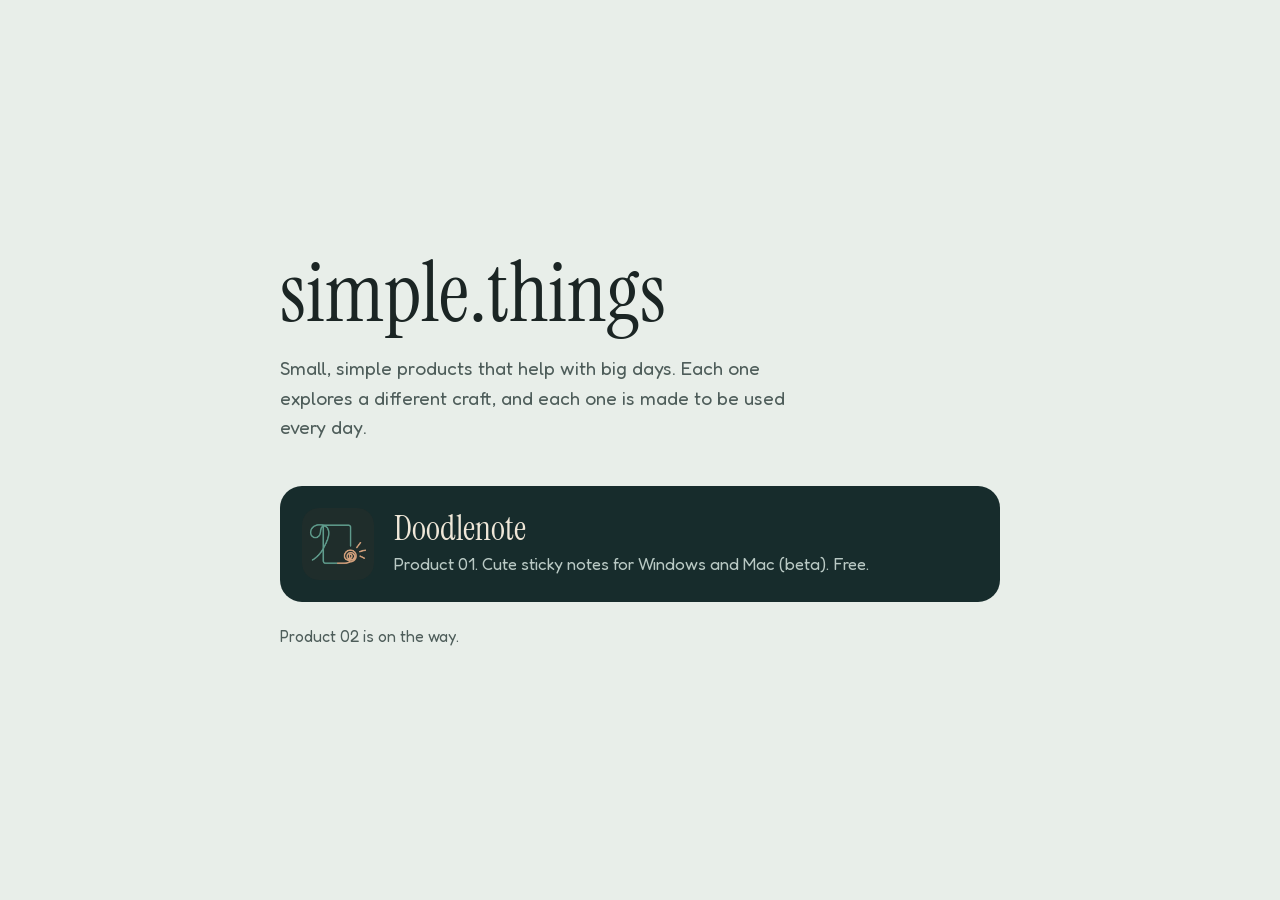
<file: index.html>
<!doctype html>
<html lang="en">
<head>
<meta charset="utf-8">
<meta name="viewport" content="width=device-width, initial-scale=1">
<title>simple.things: small products for everyday life</title>
<meta name="description" content="simple.things is a series of small, simple products that help with big days. Product 01: Doodlenote, free sticky notes for Windows and Mac.">
<link rel="canonical" href="https://praharsha-ux.github.io/">
<link rel="icon" type="image/png" href="doodlenote/img/favicon-32.png">
<style>
@font-face{font-family:"Instrument Serif";src:url(doodlenote/fonts/InstrumentSerif-Regular.woff) format("woff");font-display:swap}
@font-face{font-family:"Fredoka";src:url(doodlenote/fonts/Fredoka.woff) format("woff");font-weight:300 700;font-display:swap}
*{box-sizing:border-box;margin:0}
body{min-height:100svh;background:#e8eee9;color:#1b2524;font-family:"Fredoka","Segoe UI",sans-serif;font-size:19px;line-height:1.55;display:grid;place-items:center;padding:40px 20px}
main{width:min(720px,100%)}
h1{font-family:"Instrument Serif",Georgia,serif;font-weight:400;font-size:clamp(48px,8vw,84px);line-height:1}
p{margin-top:18px;color:#4e5d5a;max-width:46ch}
a.card{margin-top:44px;display:grid;grid-template-columns:72px 1fr;gap:20px;align-items:center;padding:22px;border-radius:22px;background:#172c2c;color:#efe7d8;text-decoration:none}
a.card img{width:72px;height:72px;border-radius:16px}
a.card b{font-family:"Instrument Serif",Georgia,serif;font-weight:400;font-size:34px;display:block;line-height:1.1}
a.card span{color:#b9c9c4;font-size:17px}
a.card:hover{outline:3px solid #d4ad7c}
:focus-visible{outline:3px solid #d4ad7c;outline-offset:3px}
.next{margin-top:22px;font-size:16px}
</style>
</head>
<body>
<main>
  <h1>simple.things</h1>
  <p>Small, simple products that help with big days. Each one explores a different craft, and each one is made to be used every day.</p>
  <a class="card" href="doodlenote/"><img src="doodlenote/img/app-icon.png" alt=""><div><b>Doodlenote</b><span>Product 01. Cute sticky notes for Windows and Mac (beta). Free.</span></div></a>
  <p class="next">Product 02 is on the way.</p>
</main>
</body>
</html>
</file>
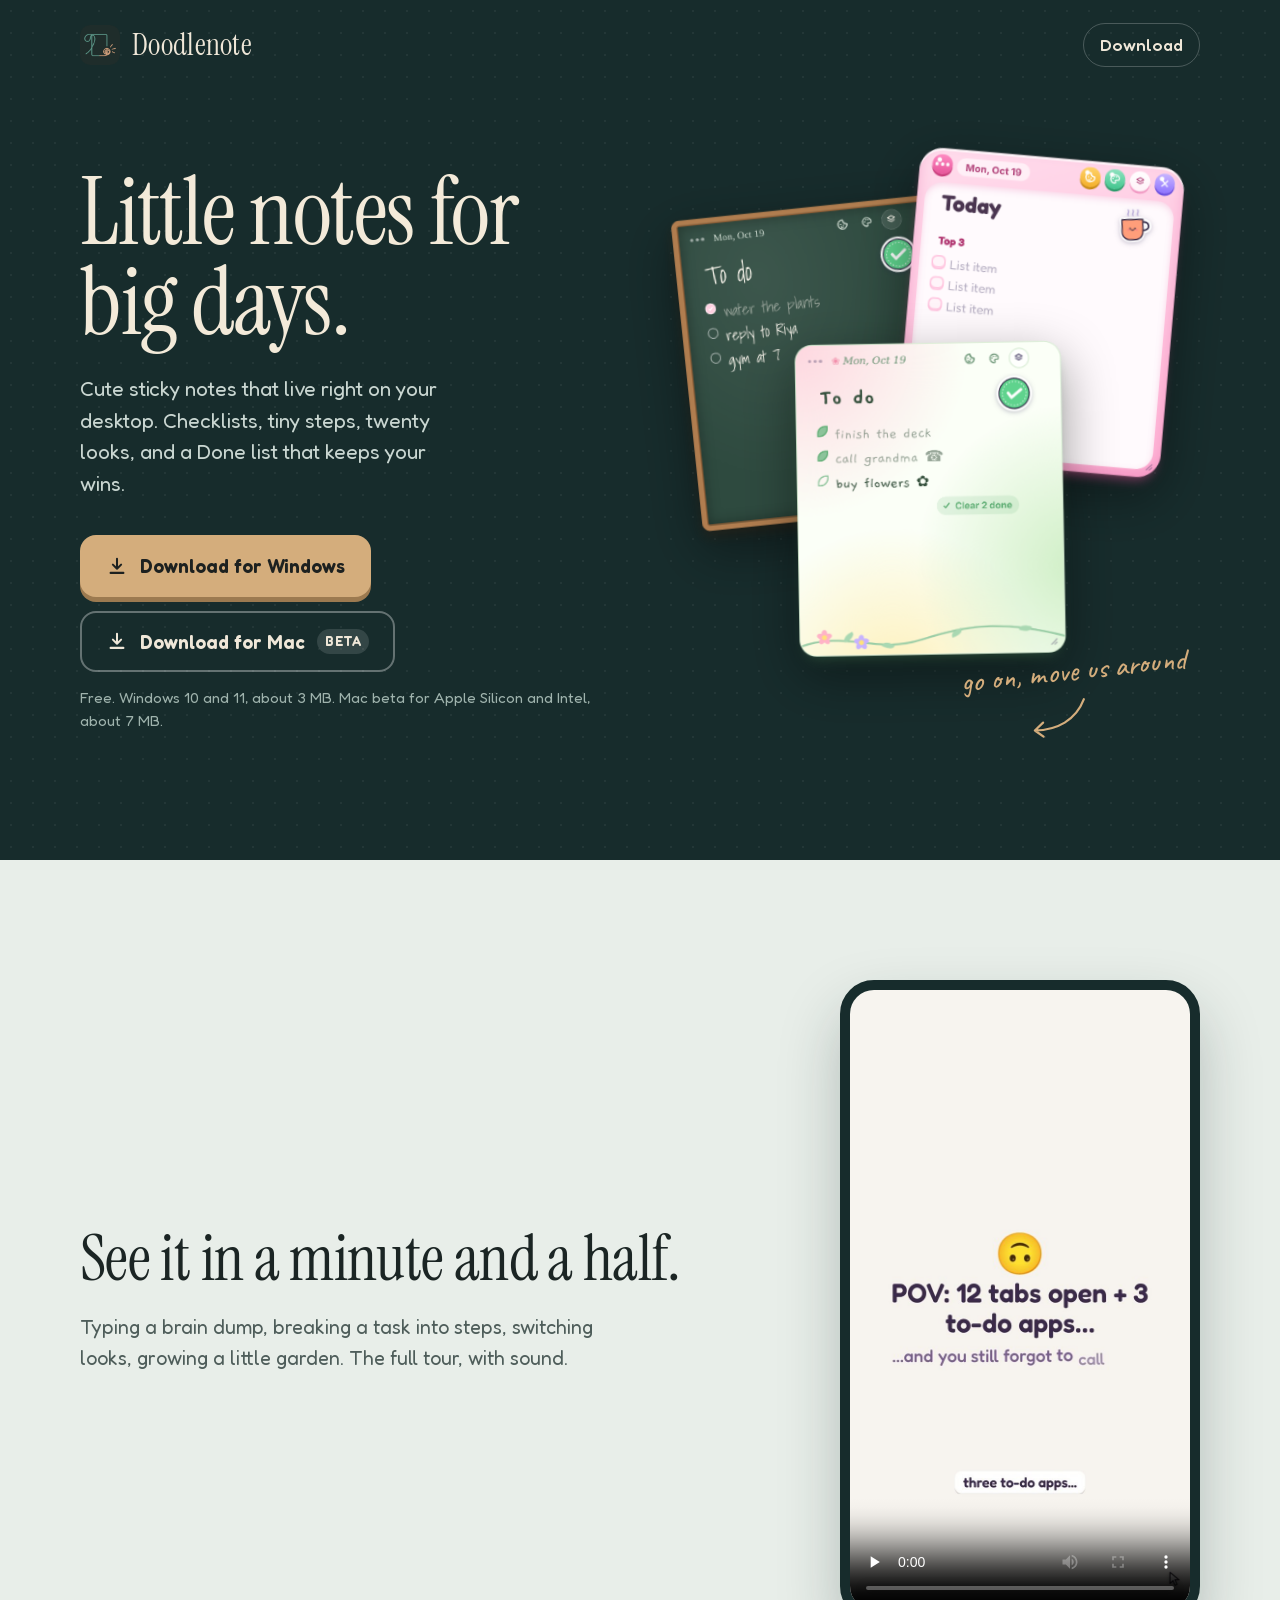
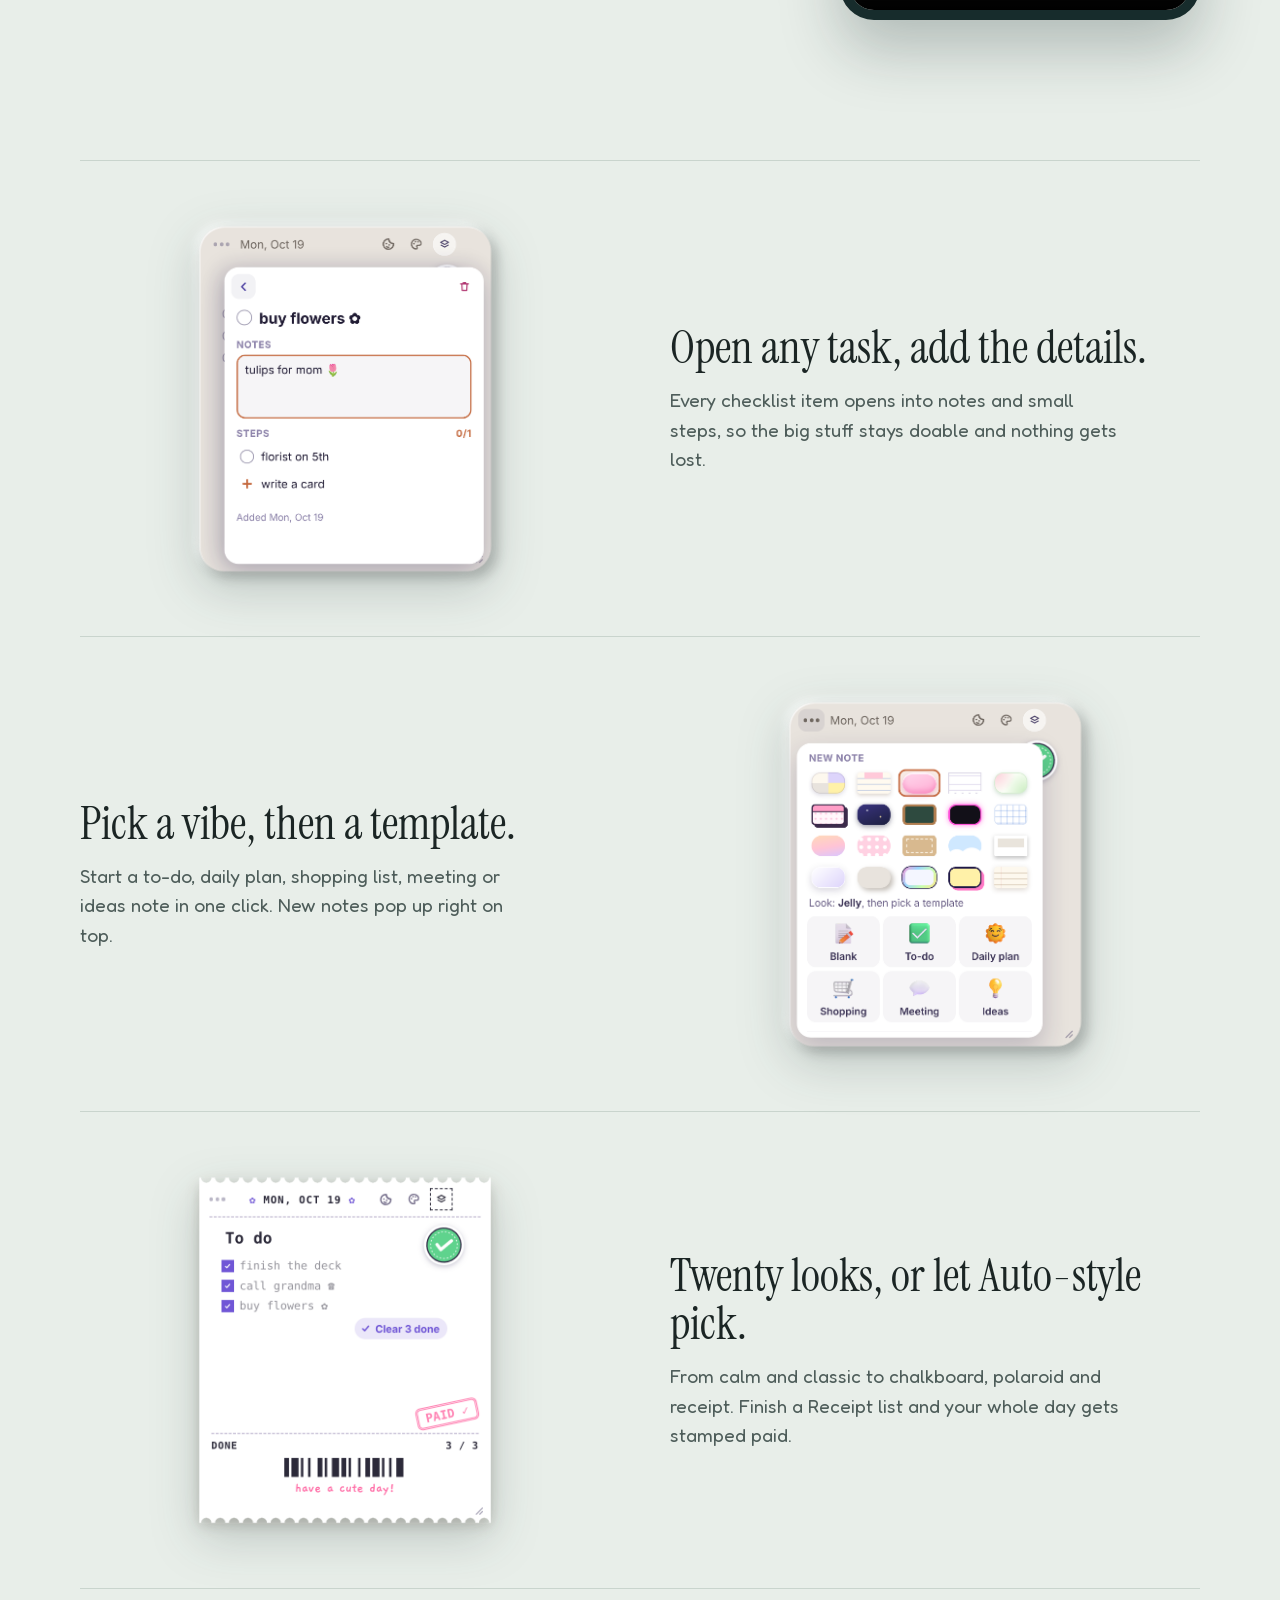
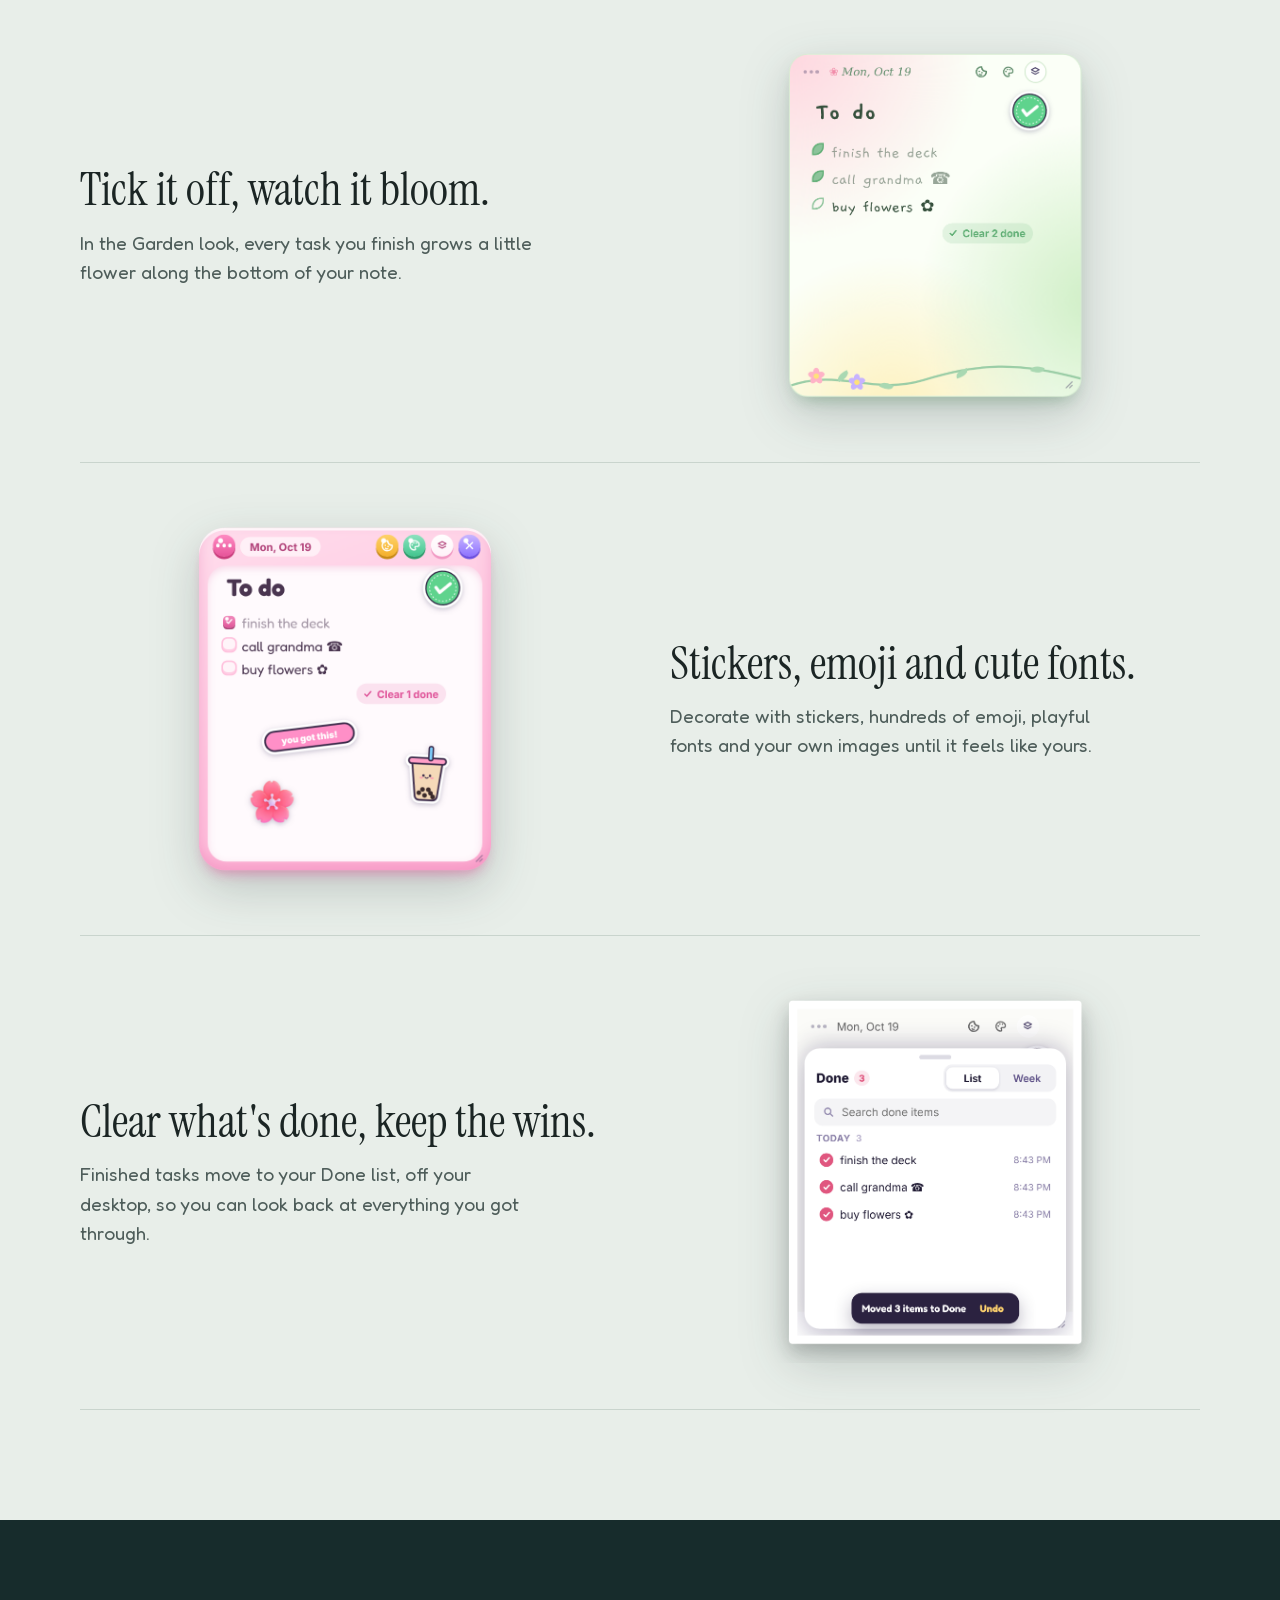
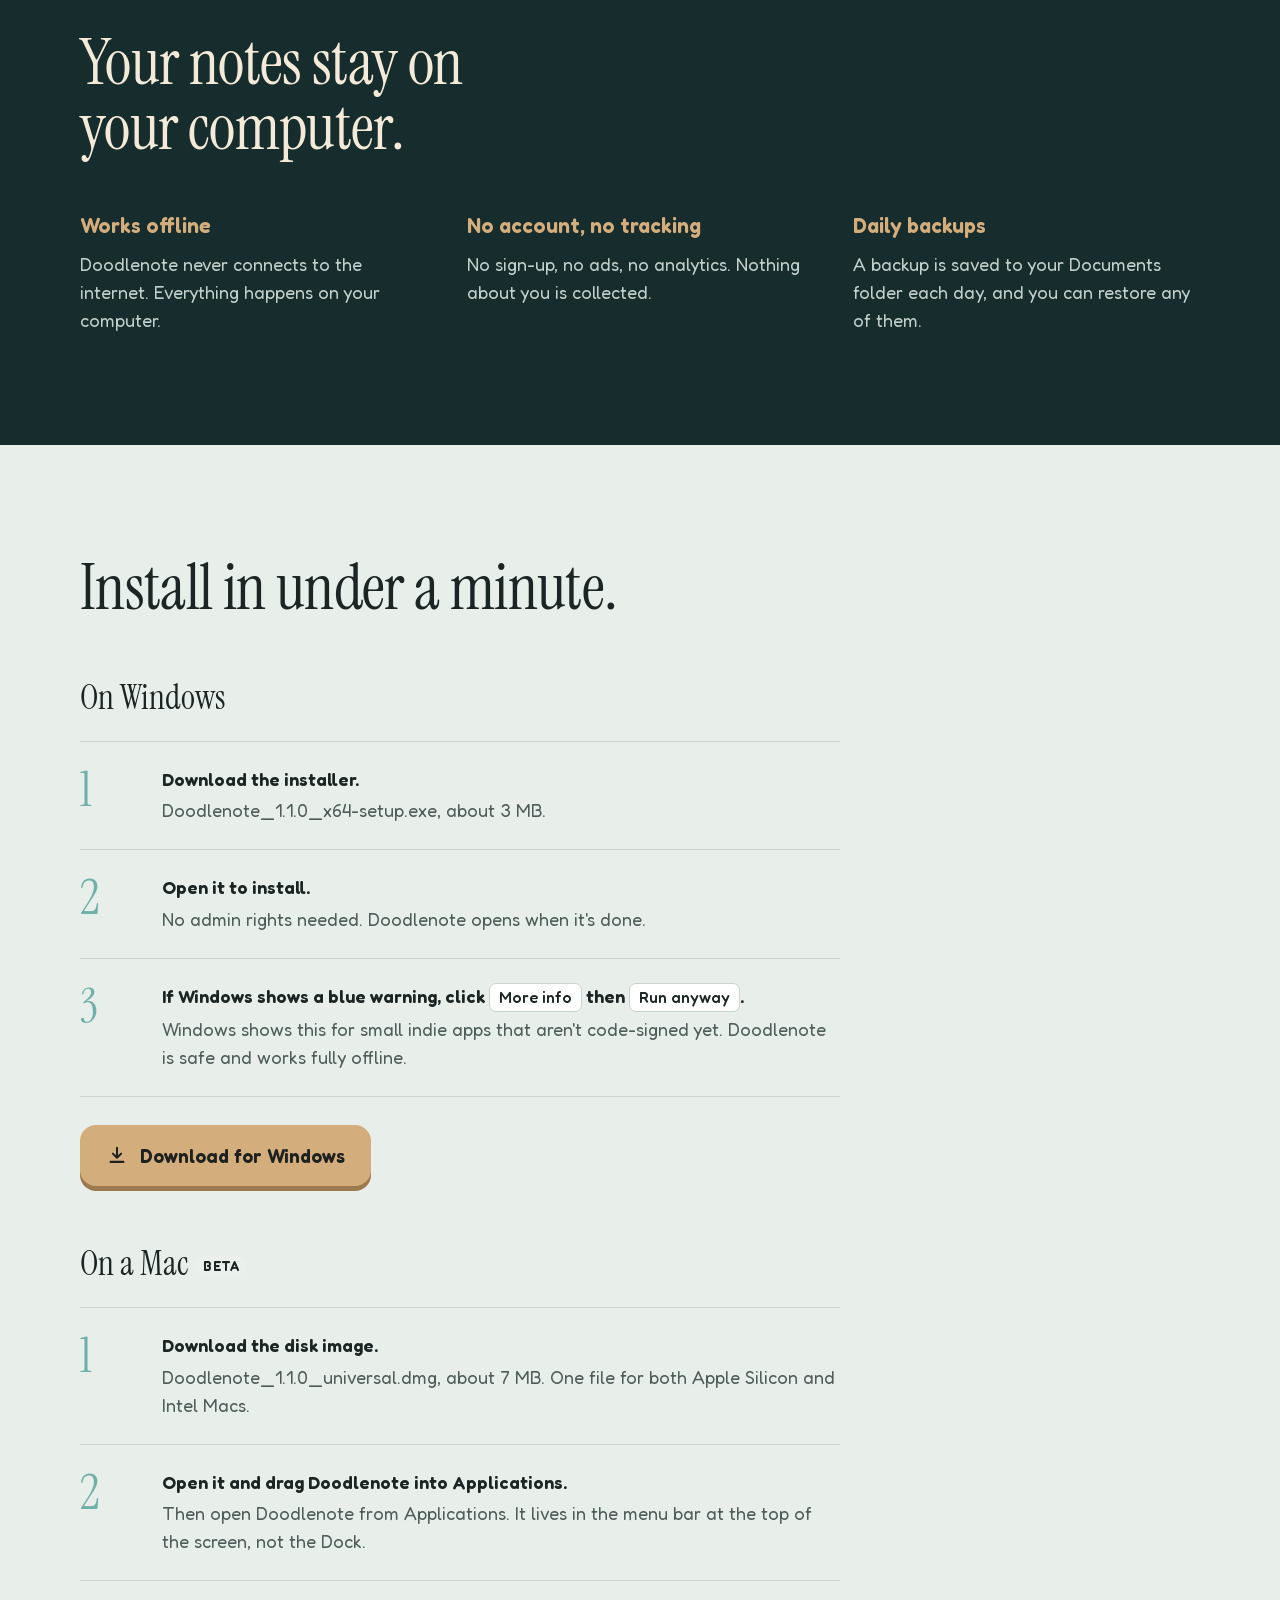
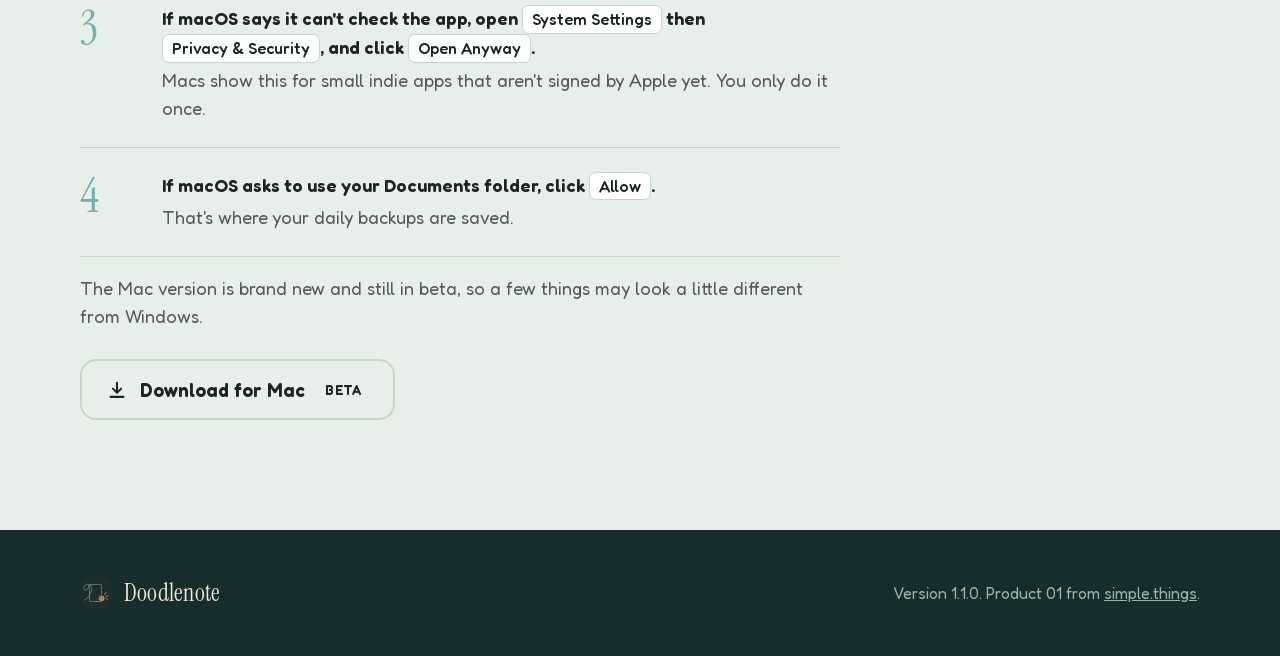
<file: doodlenote/index.html>
<!doctype html>
<html lang="en">
<head>
<meta charset="utf-8">
<meta name="viewport" content="width=device-width, initial-scale=1">
<title>Doodlenote: cute sticky notes app for Windows and Mac (free)</title>
<meta name="description" content="Doodlenote is a free sticky notes app for Windows 10 and 11, with a Mac beta. Checklists with notes and steps, 20 looks, stickers and emoji. Works offline, no account, no tracking.">
<link rel="canonical" href="https://praharsha-ux.github.io/doodlenote/">
<link rel="icon" type="image/png" sizes="32x32" href="img/favicon-32.png">
<link rel="apple-touch-icon" href="img/favicon-128.png">
<meta name="theme-color" content="#172c2c">
<meta property="og:type" content="website">
<meta property="og:title" content="Doodlenote: little notes for big days">
<meta property="og:description" content="Free, cute sticky notes for your desktop, on Windows and Mac (beta). Works offline, no account, no tracking.">
<meta property="og:url" content="https://praharsha-ux.github.io/doodlenote/">
<meta property="og:image" content="https://praharsha-ux.github.io/doodlenote/img/og.jpg">
<meta name="twitter:card" content="summary_large_image">
<script type="application/ld+json">
{"@context":"https://schema.org","@type":"SoftwareApplication","name":"Doodlenote","applicationCategory":"ProductivityApplication","operatingSystem":"Windows 10, Windows 11, macOS","softwareVersion":"1.1.0","fileSize":"3MB","downloadUrl":"https://praharsha-ux.github.io/doodlenote/download/Doodlenote_1.1.0_x64-setup.exe","image":"https://praharsha-ux.github.io/doodlenote/img/og.jpg","description":"Cute sticky notes that live on your desktop, on Windows and Mac: checklists with notes and steps, 20 looks, Auto-style, stickers, emoji and a Done list. Works offline.","offers":{"@type":"Offer","price":"0","priceCurrency":"USD"}}
</script>
<style>
@font-face{font-family:"Instrument Serif";src:url(fonts/InstrumentSerif-Regular.woff) format("woff");font-display:swap}
@font-face{font-family:"Instrument Serif";font-style:italic;src:url(fonts/InstrumentSerif-Italic.woff) format("woff");font-display:swap}
@font-face{font-family:"Fredoka";src:url(fonts/Fredoka.woff) format("woff");font-weight:300 700;font-display:swap}
@font-face{font-family:"Caveat";src:url(fonts/Caveat.woff) format("woff");font-display:swap}
:root{
  --desk:#172c2c; --moss:#21403e; --gold:#d4ad7c; --teal:#6fb0a8;
  --mist:#e8eee9; --ink:#1b2524; --soft:#4e5d5a; --line:#c9d4cd;
  --serif:"Instrument Serif",Georgia,serif; --round:"Fredoka","Segoe UI",system-ui,sans-serif;
}
*{box-sizing:border-box;margin:0;padding:0}
html{scroll-behavior:smooth}
body{background:var(--mist);color:var(--ink);font-family:var(--round);font-size:18px;line-height:1.55;font-weight:400;-webkit-font-smoothing:antialiased}
img,video{display:block;max-width:100%}
a{color:inherit}
:focus-visible{outline:3px solid var(--gold);outline-offset:3px;border-radius:6px}
.wrap{width:min(1120px,100% - 40px);margin-inline:auto}

/* top bar */
.bar{position:absolute;inset:0 0 auto;z-index:5}
.bar .wrap{display:flex;align-items:center;justify-content:space-between;padding:22px 0}
.brand{display:flex;align-items:center;gap:12px;text-decoration:none;color:#efe7d8;font-family:var(--serif);font-size:30px;letter-spacing:.01em}
.brand img{width:40px;height:40px;border-radius:10px}
.bar .get{color:#efe7d8;font-weight:500;text-decoration:none;font-size:17px;padding:8px 16px;border:1.5px solid #ffffff38;border-radius:999px}
.bar .get:hover{border-color:var(--gold);color:var(--gold)}

/* hero: the desk */
.desk{position:relative;background:var(--desk);color:#efe7d8;min-height:min(860px,100svh);overflow:hidden;
  background-image:radial-gradient(#ffffff0d 1px,transparent 1px);background-size:22px 22px}
.desk .wrap{position:relative;min-height:inherit;display:grid;grid-template-columns:minmax(0,1fr) minmax(0,1.05fr);align-items:center;gap:40px;padding:120px 0 80px}
.pitch h1{font-family:var(--serif);font-weight:400;font-size:clamp(56px,7.4vw,104px);line-height:.95;letter-spacing:-.015em;color:#f3ead9}
.pitch p{margin-top:26px;font-size:21px;line-height:1.5;color:#c9d6d1;max-width:30ch}
.cta{margin-top:36px;display:flex;flex-wrap:wrap;align-items:center;gap:14px 20px}
.btn{display:inline-flex;align-items:center;gap:12px;background:var(--gold);color:#1d2120;text-decoration:none;font-weight:600;font-size:19px;padding:16px 26px;border-radius:16px;box-shadow:0 5px 0 #9c7a50;transition:transform .12s,box-shadow .12s}
.btn:hover{transform:translateY(2px);box-shadow:0 3px 0 #9c7a50}
.btn:active{transform:translateY(5px);box-shadow:0 0 0 #9c7a50}
.btn svg{width:22px;height:22px}
.btn.alt{background:transparent;color:#efe7d8;border:2px solid #ffffff55;box-shadow:none;padding:14px 24px}
.btn.alt:hover{border-color:var(--gold);color:var(--gold);transform:none}
.tag{font-family:var(--round);vertical-align:middle;font-size:13px;font-weight:600;letter-spacing:.04em;text-transform:uppercase;padding:2px 8px;border-radius:999px;background:#ffffff1f}
.fine{font-size:15px;color:#9fb3ad}

.board{position:relative;height:620px}
.note{position:absolute;width:300px;cursor:grab;touch-action:none;user-select:none;-webkit-user-drag:none;filter:drop-shadow(0 18px 26px #0006);transition:filter .15s}
.note.drag{cursor:grabbing;filter:drop-shadow(0 30px 40px #0008);z-index:9}
.note img{pointer-events:none;width:100%}
.hint{position:absolute;font-family:"Caveat",cursive;font-size:30px;color:var(--gold);transform:rotate(-6deg);pointer-events:none}
.hint svg{display:block;margin:2px 0 0 60px}

/* demo */
.demo{padding:120px 0}
.demo .wrap{display:grid;grid-template-columns:1fr 360px;gap:70px;align-items:center}
.sec-h{font-family:var(--serif);font-weight:400;font-size:clamp(40px,5vw,64px);line-height:1.02;letter-spacing:-.01em}
.lede{margin-top:20px;font-size:20px;color:var(--soft);max-width:44ch}
.phone{border-radius:34px;overflow:hidden;background:var(--desk);border:10px solid var(--desk);box-shadow:0 30px 60px #172c2c40;aspect-ratio:9/16}
.phone video{width:100%;height:100%;object-fit:cover}

/* features: alternating rows, not cards */
.feats{padding:20px 0 110px}
.feat{display:grid;grid-template-columns:1fr 1fr;align-items:center;gap:60px;padding:46px 0;border-top:1px solid var(--line)}
.feat:last-child{border-bottom:1px solid var(--line)}
.feat figure{justify-self:center;width:min(330px,100%)}
.feat figure img{filter:drop-shadow(0 16px 24px #172c2c33)}
.feat:nth-child(even) figure{order:2}
.feat h3{font-family:var(--serif);font-weight:400;font-size:clamp(34px,3.6vw,46px);line-height:1.05}
.feat p{margin-top:14px;font-size:19px;color:var(--soft);max-width:38ch}

/* privacy */
.private{background:var(--desk);color:#efe7d8;padding:110px 0}
.private .sec-h{color:#f3ead9;max-width:16ch}
.promises{margin-top:50px;display:grid;grid-template-columns:repeat(3,1fr);gap:40px}
.promises h4{font-family:var(--round);font-weight:600;font-size:21px;color:var(--gold)}
.promises p{margin-top:8px;color:#c2d0cb;font-size:18px}

/* install */
.install{padding:110px 0}
.steps{margin-top:44px;list-style:none;counter-reset:s;display:grid;gap:0;max-width:760px}
.steps li{counter-increment:s;display:grid;grid-template-columns:64px 1fr;gap:18px;padding:24px 0;border-top:1px solid var(--line)}
.steps li:last-child{border-bottom:1px solid var(--line)}
.steps li::before{content:counter(s);font-family:var(--serif);font-size:48px;line-height:1;color:var(--teal)}
.steps b{font-weight:600}
.steps p{color:var(--soft);margin-top:4px}
.kbd{display:inline-block;padding:1px 9px;border-radius:7px;background:#fff;border:1px solid var(--line);font-weight:500;font-size:16px;color:var(--ink)}
.install .btn{margin-top:28px}
.install .btn.alt{color:var(--ink);border-color:var(--line)}
.install .btn.alt:hover{border-color:var(--teal);color:var(--ink)}
.install .btn.alt .tag{background:var(--mist)}
.install h3{font-family:var(--serif);font-weight:400;font-size:34px;margin-top:52px}
.install h3+.steps{margin-top:16px}
.install .note-mac{margin-top:18px;color:var(--soft);max-width:760px}

footer{background:var(--desk);color:#9fb3ad;padding:44px 0;font-size:16px}
footer .wrap{display:flex;flex-wrap:wrap;gap:12px 30px;justify-content:space-between;align-items:center}
footer .brand{font-size:24px}
footer .brand img{width:32px;height:32px}

@media (max-width:900px){
  .desk .wrap{grid-template-columns:1fr;padding:110px 0 40px;gap:10px}
  .board{height:460px;margin-top:10px}
  .note{width:220px}
  .demo .wrap{grid-template-columns:1fr;gap:40px}
  .phone{width:min(330px,100%);justify-self:center}
  .feat{grid-template-columns:1fr;gap:26px;padding:40px 0}
  .feat:nth-child(even) figure{order:0}
  .promises{grid-template-columns:1fr;gap:26px}
  .demo,.install,.private{padding:80px 0}
}
@media (prefers-reduced-motion:reduce){html{scroll-behavior:auto}.btn,.note{transition:none}}
</style>
</head>
<body>

<header class="bar">
  <div class="wrap">
    <a class="brand" href="./"><img src="img/app-icon.png" alt="" width="40" height="40">Doodlenote</a>
    <a class="get" href="#install">Download</a>
  </div>
</header>

<main>
  <section class="desk" aria-labelledby="hero-title">
    <div class="wrap">
      <div class="pitch">
        <h1 id="hero-title">Little notes for big days.</h1>
        <p>Cute sticky notes that live right on your desktop. Checklists, tiny steps, twenty looks, and a Done list that keeps your wins.</p>
        <div class="cta">
          <a class="btn" href="download/Doodlenote_1.1.0_x64-setup.exe" download>
            <svg viewBox="0 0 24 24" fill="none" stroke="currentColor" stroke-width="2.2" stroke-linecap="round" stroke-linejoin="round" aria-hidden="true"><path d="M12 4v11m0 0l-4.5-4.5M12 15l4.5-4.5M5 19.5h14"/></svg>
            Download for Windows
          </a>
          <a class="btn alt" href="download/Doodlenote_1.1.0_universal.dmg" download>
            <svg viewBox="0 0 24 24" fill="none" stroke="currentColor" stroke-width="2.2" stroke-linecap="round" stroke-linejoin="round" aria-hidden="true"><path d="M12 4v11m0 0l-4.5-4.5M12 15l4.5-4.5M5 19.5h14"/></svg>
            Download for Mac <span class="tag">beta</span>
          </a>
          <span class="fine">Free. Windows 10 and 11, about 3 MB. Mac beta for Apple Silicon and Intel, about 7 MB.</span>
        </div>
      </div>
      <div class="board" id="board" aria-label="Doodlenote notes you can drag around">
        <div class="note" style="left:4%;top:8%;--r:-6deg"><img src="img/note-chalk.png" alt="A Chalkboard-style Doodlenote checklist"></div>
        <div class="note" style="left:44%;top:0%;--r:5deg"><img src="img/note-jelly.png" alt="A pink Jelly-style daily plan note"></div>
        <div class="note" style="left:24%;top:30%;--r:-1deg"><img src="img/note-garden.png" alt="A Garden-style to-do note with flowers growing along the bottom"></div>
        <p class="hint" style="right:2%;bottom:4%">go on, move us around
          <svg width="70" height="40" viewBox="0 0 70 40" fill="none" stroke="#d4ad7c" stroke-width="2.2" stroke-linecap="round" aria-hidden="true"><path d="M60 4C50 24 30 32 8 30M8 30l9-7M8 30l8 7"/></svg>
        </p>
      </div>
    </div>
  </section>

  <section class="demo" aria-labelledby="demo-title">
    <div class="wrap">
      <div>
        <h2 class="sec-h" id="demo-title">See it in a minute and a half.</h2>
        <p class="lede">Typing a brain dump, breaking a task into steps, switching looks, growing a little garden. The full tour, with sound.</p>
      </div>
      <div class="phone">
        <video src="doodlenote-demo.mp4" poster="img/demo-poster.jpg" controls playsinline preload="none" aria-label="Doodlenote demo video"></video>
      </div>
    </div>
  </section>

  <section class="feats" aria-label="What Doodlenote does">
    <div class="wrap">
      <article class="feat">
        <figure><img src="img/note-detail.png" alt="A task opened to show its notes and steps" loading="lazy"></figure>
        <div><h3>Open any task, add the details.</h3><p>Every checklist item opens into notes and small steps, so the big stuff stays doable and nothing gets lost.</p></div>
      </article>
      <article class="feat">
        <figure><img src="img/note-menu.png" alt="The new note menu with looks and templates" loading="lazy"></figure>
        <div><h3>Pick a vibe, then a template.</h3><p>Start a to-do, daily plan, shopping list, meeting or ideas note in one click. New notes pop up right on top.</p></div>
      </article>
      <article class="feat">
        <figure><img src="img/note-receipt.png" alt="A Receipt-style note stamped PAID" loading="lazy"></figure>
        <div><h3>Twenty looks, or let Auto-style pick.</h3><p>From calm and classic to chalkboard, polaroid and receipt. Finish a Receipt list and your whole day gets stamped paid.</p></div>
      </article>
      <article class="feat">
        <figure><img src="img/note-garden.png" alt="A Garden note where finished tasks grow flowers" loading="lazy"></figure>
        <div><h3>Tick it off, watch it bloom.</h3><p>In the Garden look, every task you finish grows a little flower along the bottom of your note.</p></div>
      </article>
      <article class="feat">
        <figure><img src="img/note-stickers.png" alt="A note decorated with a boba sticker, a flower and a 'you got this' sticker" loading="lazy"></figure>
        <div><h3>Stickers, emoji and cute fonts.</h3><p>Decorate with stickers, hundreds of emoji, playful fonts and your own images until it feels like yours.</p></div>
      </article>
      <article class="feat">
        <figure><img src="img/note-done.png" alt="The Done list showing finished tasks with times" loading="lazy"></figure>
        <div><h3>Clear what's done, keep the wins.</h3><p>Finished tasks move to your Done list, off your desktop, so you can look back at everything you got through.</p></div>
      </article>
    </div>
  </section>

  <section class="private" aria-labelledby="private-title">
    <div class="wrap">
      <h2 class="sec-h" id="private-title">Your notes stay on your computer.</h2>
      <div class="promises">
        <div><h4>Works offline</h4><p>Doodlenote never connects to the internet. Everything happens on your computer.</p></div>
        <div><h4>No account, no tracking</h4><p>No sign-up, no ads, no analytics. Nothing about you is collected.</p></div>
        <div><h4>Daily backups</h4><p>A backup is saved to your Documents folder each day, and you can restore any of them.</p></div>
      </div>
    </div>
  </section>

  <section class="install" id="install" aria-labelledby="install-title">
    <div class="wrap">
      <h2 class="sec-h" id="install-title">Install in under a minute.</h2>
      <h3>On Windows</h3>
      <ol class="steps">
        <li><div><b>Download the installer.</b><p>Doodlenote_1.1.0_x64-setup.exe, about 3 MB.</p></div></li>
        <li><div><b>Open it to install.</b><p>No admin rights needed. Doodlenote opens when it's done.</p></div></li>
        <li><div><b>If Windows shows a blue warning, click <span class="kbd">More info</span> then <span class="kbd">Run anyway</span>.</b><p>Windows shows this for small indie apps that aren't code-signed yet. Doodlenote is safe and works fully offline.</p></div></li>
      </ol>
      <a class="btn" href="download/Doodlenote_1.1.0_x64-setup.exe" download>
        <svg viewBox="0 0 24 24" fill="none" stroke="currentColor" stroke-width="2.2" stroke-linecap="round" stroke-linejoin="round" aria-hidden="true"><path d="M12 4v11m0 0l-4.5-4.5M12 15l4.5-4.5M5 19.5h14"/></svg>
        Download for Windows
      </a>

      <h3>On a Mac <span class="tag">beta</span></h3>
      <ol class="steps">
        <li><div><b>Download the disk image.</b><p>Doodlenote_1.1.0_universal.dmg, about 7 MB. One file for both Apple Silicon and Intel Macs.</p></div></li>
        <li><div><b>Open it and drag Doodlenote into Applications.</b><p>Then open Doodlenote from Applications. It lives in the menu bar at the top of the screen, not the Dock.</p></div></li>
        <li><div><b>If macOS says it can't check the app, open <span class="kbd">System Settings</span> then <span class="kbd">Privacy &amp; Security</span>, and click <span class="kbd">Open Anyway</span>.</b><p>Macs show this for small indie apps that aren't signed by Apple yet. You only do it once.</p></div></li>
        <li><div><b>If macOS asks to use your Documents folder, click <span class="kbd">Allow</span>.</b><p>That's where your daily backups are saved.</p></div></li>
      </ol>
      <p class="note-mac">The Mac version is brand new and still in beta, so a few things may look a little different from Windows.</p>
      <a class="btn alt" href="download/Doodlenote_1.1.0_universal.dmg" download>
        <svg viewBox="0 0 24 24" fill="none" stroke="currentColor" stroke-width="2.2" stroke-linecap="round" stroke-linejoin="round" aria-hidden="true"><path d="M12 4v11m0 0l-4.5-4.5M12 15l4.5-4.5M5 19.5h14"/></svg>
        Download for Mac <span class="tag">beta</span>
      </a>
    </div>
  </section>
</main>

<footer>
  <div class="wrap">
    <a class="brand" href="./"><img src="img/app-icon.png" alt="" width="32" height="32">Doodlenote</a>
    <span>Version 1.1.0. Product 01 from <a href="../">simple.things</a>.</span>
  </div>
</footer>

<script>
// Drag the hero notes around, like real sticky notes.
(() => {
  const board = document.getElementById('board');
  let z = 3;
  board.querySelectorAll('.note').forEach((n) => {
    n.style.transform = `rotate(${n.style.getPropertyValue('--r')})`;
    n.tabIndex = 0;
    n.addEventListener('pointerdown', (e) => {
      e.preventDefault();
      const b = board.getBoundingClientRect(), r = n.getBoundingClientRect();
      const dx = e.clientX - r.left, dy = e.clientY - r.top;
      n.setPointerCapture(e.pointerId); n.classList.add('drag'); n.style.zIndex = ++z;
      const move = (ev) => {
        const x = Math.max(-r.width * .3, Math.min(b.width - r.width * .7, ev.clientX - b.left - dx));
        const y = Math.max(-r.height * .2, Math.min(b.height - r.height * .5, ev.clientY - b.top - dy));
        n.style.left = x + 'px'; n.style.top = y + 'px';
      };
      const up = () => { n.classList.remove('drag'); n.removeEventListener('pointermove', move); n.removeEventListener('pointerup', up); };
      n.addEventListener('pointermove', move); n.addEventListener('pointerup', up);
    });
    // Keyboard: arrow keys nudge a focused note.
    n.addEventListener('keydown', (e) => {
      const k = { ArrowLeft: [-20, 0], ArrowRight: [20, 0], ArrowUp: [0, -20], ArrowDown: [0, 20] }[e.key];
      if (!k) return; e.preventDefault(); n.style.zIndex = ++z;
      n.style.left = (n.offsetLeft + k[0]) + 'px'; n.style.top = (n.offsetTop + k[1]) + 'px';
    });
  });
})();
</script>
</body>
</html>
</file>
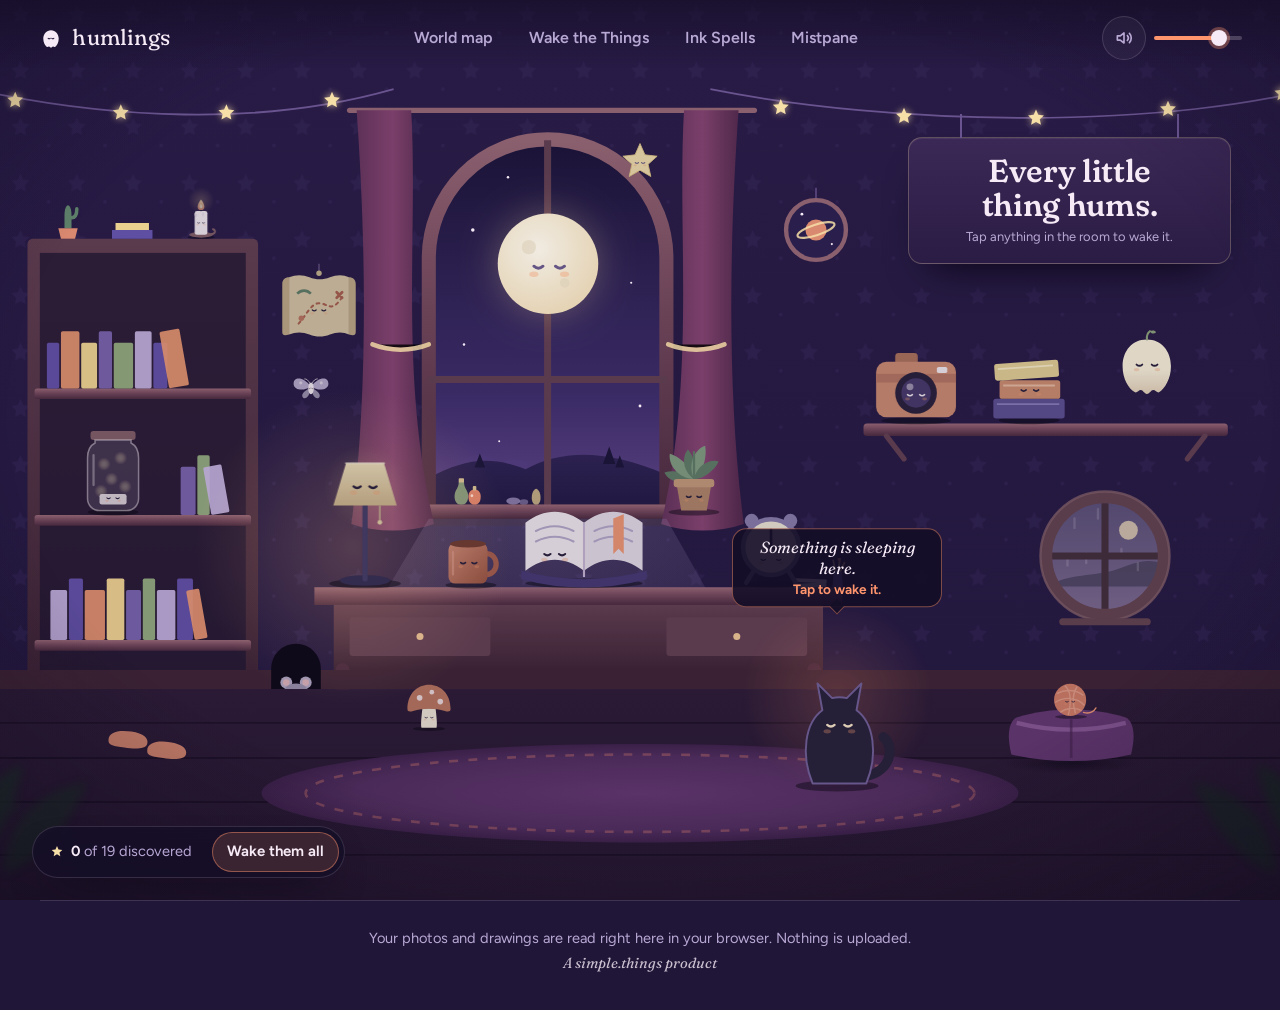
<file: humlings/index.html>
<!doctype html>
<html lang="en">
  <head>
    <meta charset="UTF-8" />
    <link rel="icon" type="image/svg+xml" href="./favicon.svg" />
    <meta name="viewport" content="width=device-width, initial-scale=1.0, viewport-fit=cover" />
    <meta name="theme-color" content="#201638" />
    <!-- the page may only fetch from this site: the AI libraries can't phone home (MediaPipe sends usage stats to Google otherwise) -->
    <meta http-equiv="Content-Security-Policy" content="connect-src 'self' data: blob:" />
    <meta name="description" content="Every little thing has a humling inside. Photograph or draw anything and hear it come alive. Runs on your device." />
    <title>Humlings</title>
    <script type="module" crossorigin src="./assets/index-C-pUJRpj.js"></script>
    <link rel="stylesheet" crossorigin href="./assets/index-BACaokVQ.css">
  </head>
  <body>
    <div id="root"></div>
  </body>
</html>
</file>
<file: humlings/assets/index-BACaokVQ.css>
@font-face{font-family:Fraunces Variable;font-style:normal;font-display:swap;font-weight:100 900;src:url(./fraunces-vietnamese-full-normal-7BpKI3vF.woff2)format("woff2-variations");unicode-range:U+102-103,U+110-111,U+128-129,U+168-169,U+1A0-1A1,U+1AF-1B0,U+300-301,U+303-304,U+308-309,U+323,U+329,U+1EA0-1EF9,U+20AB}@font-face{font-family:Fraunces Variable;font-style:normal;font-display:swap;font-weight:100 900;src:url(./fraunces-latin-ext-full-normal-YHFkNujK.woff2)format("woff2-variations");unicode-range:U+100-2BA,U+2BD-2C5,U+2C7-2CC,U+2CE-2D7,U+2DD-2FF,U+304,U+308,U+329,U+1D00-1DBF,U+1E00-1E9F,U+1EF2-1EFF,U+2020,U+20A0-20AB,U+20AD-20C0,U+2113,U+2C60-2C7F,U+A720-A7FF}@font-face{font-family:Fraunces Variable;font-style:normal;font-display:swap;font-weight:100 900;src:url(./fraunces-latin-full-normal-CFFu7zhK.woff2)format("woff2-variations");unicode-range:U+??,U+131,U+152-153,U+2BB-2BC,U+2C6,U+2DA,U+2DC,U+304,U+308,U+329,U+2000-206F,U+20AC,U+2122,U+2191,U+2193,U+2212,U+2215,U+FEFF,U+FFFD}@font-face{font-family:Fraunces Variable;font-style:italic;font-display:swap;font-weight:100 900;src:url(./fraunces-vietnamese-full-italic-BHALq22K.woff2)format("woff2-variations");unicode-range:U+102-103,U+110-111,U+128-129,U+168-169,U+1A0-1A1,U+1AF-1B0,U+300-301,U+303-304,U+308-309,U+323,U+329,U+1EA0-1EF9,U+20AB}@font-face{font-family:Fraunces Variable;font-style:italic;font-display:swap;font-weight:100 900;src:url(./fraunces-latin-ext-full-italic-B8-t4Nou.woff2)format("woff2-variations");unicode-range:U+100-2BA,U+2BD-2C5,U+2C7-2CC,U+2CE-2D7,U+2DD-2FF,U+304,U+308,U+329,U+1D00-1DBF,U+1E00-1E9F,U+1EF2-1EFF,U+2020,U+20A0-20AB,U+20AD-20C0,U+2113,U+2C60-2C7F,U+A720-A7FF}@font-face{font-family:Fraunces Variable;font-style:italic;font-display:swap;font-weight:100 900;src:url(./fraunces-latin-full-italic-D2JnYqd-.woff2)format("woff2-variations");unicode-range:U+??,U+131,U+152-153,U+2BB-2BC,U+2C6,U+2DA,U+2DC,U+304,U+308,U+329,U+2000-206F,U+20AC,U+2122,U+2191,U+2193,U+2212,U+2215,U+FEFF,U+FFFD}@font-face{font-family:Figtree Variable;font-style:normal;font-display:swap;font-weight:300 900;src:url(./figtree-latin-ext-wght-normal-DCwSJGxG.woff2)format("woff2-variations");unicode-range:U+100-2BA,U+2BD-2C5,U+2C7-2CC,U+2CE-2D7,U+2DD-2FF,U+304,U+308,U+329,U+1D00-1DBF,U+1E00-1E9F,U+1EF2-1EFF,U+2020,U+20A0-20AB,U+20AD-20C0,U+2113,U+2C60-2C7F,U+A720-A7FF}@font-face{font-family:Figtree Variable;font-style:normal;font-display:swap;font-weight:300 900;src:url(./figtree-latin-wght-normal-D_ZTVpCC.woff2)format("woff2-variations");unicode-range:U+??,U+131,U+152-153,U+2BB-2BC,U+2C6,U+2DA,U+2DC,U+304,U+308,U+329,U+2000-206F,U+20AC,U+2122,U+2191,U+2193,U+2212,U+2215,U+FEFF,U+FFFD}:root{--color-night:#201638;--color-twilight:#2e204b;--color-plum-glow:#321d3a;--color-coral:#ff956d;--color-coral-soft:#ff956d29;--color-moon-cream:#f5eaf5;--color-lavender-mist:#b8a8d4;--color-moonlight:#f7dfa8;--color-shelf-violet:#7660a8;--color-terracotta:#d8896f;--color-surface:#ffffff0b;--color-surface-hover:#ffffff13;--color-border:#f5eaf524;--color-border-strong:#f5eaf538;--color-focus:#ffb18f;--color-deep:#150e27;--space-1:4px;--space-2:8px;--space-3:12px;--space-4:16px;--space-5:20px;--space-6:24px;--space-8:32px;--space-10:40px;--space-12:48px;--space-16:64px;--space-24:96px;--radius-card:22px;--radius-panel:28px;--radius-control:999px;--shadow-soft:0 24px 60px -30px #080414d9;--glow-coral:0 0 0 1.5px var(--color-coral), 0 0 26px #ff956d59;--ease:cubic-bezier(.2, .7, .2, 1);--spring:cubic-bezier(.34, 1.56, .64, 1);--t-micro:.16s;--t-ui:.24s;--t-wake:.55s;--t-scene:.4s;--fast:var(--t-micro);--standard:var(--t-ui);--serif:"Fraunces Variable", Georgia, serif;--sans:"Figtree Variable", system-ui, sans-serif;--gutter:20px;--max:1200px;--lightningcss-light: ;--lightningcss-dark:initial;color-scheme:dark;font-family:var(--sans);color:var(--color-moon-cream);background:var(--color-night);font-size:17px;line-height:1.6}*{box-sizing:border-box}html{-webkit-text-size-adjust:100%}body{background-color:var(--color-night);background-image:radial-gradient(70% 50% at 15% 0%, var(--color-twilight) 0%, transparent 70%), radial-gradient(60% 60% at 100% 75%, var(--color-plum-glow) 0%, transparent 70%);background-attachment:fixed;min-height:100dvh;margin:0;overflow-x:hidden}a{color:inherit}button{font:inherit;color:inherit;-webkit-tap-highlight-color:transparent}em{font-style:italic}:focus-visible{outline:2px solid var(--color-focus);outline-offset:3px;border-radius:12px}.sr-only{clip:rect(0 0 0 0);white-space:nowrap;border:0;width:1px;height:1px;margin:-1px;padding:0;position:absolute;overflow:hidden}.app{flex-direction:column;min-height:100dvh;display:flex;position:relative}main{z-index:1;flex:1;position:relative}.site-header,.mode,.foot,.note{width:100%;max-width:var(--max);padding-left:var(--gutter);padding-right:var(--gutter);margin-left:auto;margin-right:auto}.title,.wordmark,.caption-text,.whisper,.hint,.result-title,.stage-empty-title{font-family:var(--serif);font-variation-settings:"SOFT" 100, "WONK" 1}.title em,.result-title em{color:var(--color-coral);font-weight:400}.sky{z-index:0;pointer-events:none;position:fixed;inset:0;overflow:hidden}.blob{filter:blur(90px);opacity:.35;border-radius:50%;animation:34s ease-in-out infinite alternate drift;position:absolute}.b1{background:var(--color-twilight);width:60vmax;height:60vmax;top:-25vmax;left:-25vmax}.b2{background:var(--color-plum-glow);width:50vmax;height:50vmax;animation-duration:40s;animation-delay:-10s;top:40vh;right:-22vmax}.b3{opacity:.22;background:#4a2a38;width:34vmax;height:34vmax;animation-duration:46s;animation-delay:-18s;bottom:-18vmax;left:20vw}@keyframes drift{0%{transform:translate(0)}to{transform:translate(5vmax,6vmax)}}.site-header{z-index:3;justify-content:space-between;align-items:center;gap:var(--space-4);padding-top:var(--space-4);padding-bottom:var(--space-2);display:flex;position:relative}.wordmark{align-items:center;gap:var(--space-2);min-height:44px;color:var(--color-moon-cream);letter-spacing:.005em;font-size:1.3rem;text-decoration:none;display:inline-flex}.wordmark svg{transition:transform var(--standard) var(--ease);flex:none}.wordmark:hover svg{transform:translateY(-2px)rotate(-6deg)}.nav{gap:var(--space-1);margin:0;padding:0;list-style:none;display:flex}.nav a{min-height:44px;padding:0 var(--space-3);border-radius:var(--radius-control);color:var(--color-lavender-mist);transition:color var(--fast), background var(--fast);align-items:center;font-size:.94rem;font-weight:600;text-decoration:none;display:inline-flex}.nav a:hover{color:var(--color-moon-cream);background:var(--color-surface)}.nav a[aria-current=page]{color:var(--color-coral);background:var(--color-coral-soft)}.nav-long{display:none}.nav-short{display:inline}@media (width>=720px){.nav-long{display:inline}.nav-short{display:none}.nav a{padding:0 var(--space-4)}}@media (width<=719px){.nav-long{clip:rect(0 0 0 0);white-space:nowrap;width:1px;height:1px;display:inline;position:absolute;overflow:hidden}}@media (width<=359px){.wordmark{justify-content:center;gap:0;min-width:44px;font-size:0}.nav a{padding:0 10px}}.note{margin-top:var(--space-2);margin-bottom:var(--space-2);padding-top:var(--space-3);padding-bottom:var(--space-3);background:var(--color-surface);border:1px solid var(--color-border);color:var(--color-lavender-mist);border-radius:14px;font-size:.9rem}.btn{justify-content:center;align-items:center;gap:var(--space-2);min-height:48px;padding:0 var(--space-6);border-radius:var(--radius-control);cursor:pointer;text-align:center;transition:background var(--fast), border-color var(--fast), color var(--fast), box-shadow var(--standard), translate var(--fast), scale var(--fast);border:1px solid #0000;font-size:1rem;font-weight:650;line-height:1.2;display:inline-flex;position:relative}.btn input{opacity:0;cursor:pointer;width:100%;position:absolute;inset:0}.btn:has(input:focus-visible){outline:2px solid var(--color-focus);outline-offset:3px}.btn:not(:disabled):hover{translate:0 -1px}.btn:not(:disabled):active{translate:0;scale:.97}.btn.primary{background:var(--color-coral);color:var(--color-night);box-shadow:0 10px 28px -12px #ff956dbf}.btn.primary:not(:disabled):hover{background:#ffa682;box-shadow:0 14px 34px -12px #ff956de6}.btn.quiet{background:var(--color-surface);border-color:var(--color-border);color:var(--color-moon-cream)}.btn.quiet:not(:disabled):hover{background:var(--color-surface-hover);border-color:var(--color-border-strong)}.btn.quiet.on{background:var(--color-coral-soft);color:var(--color-moon-cream);border-color:#ff956d99}.btn:disabled{opacity:.45;cursor:default;box-shadow:none}.btn[aria-busy=true]{opacity:.8;cursor:progress}@keyframes twinkle{0%,to{opacity:.12}50%{opacity:.55}}.caption-text{align-items:center;gap:var(--space-3);max-width:30ch;color:var(--color-moonlight);text-wrap:balance;margin:0;font-size:1.2rem;font-style:italic;line-height:1.35;display:inline-flex}.caption-text:not(:has(.eq)){font-style:normal;font-family:var(--sans);color:var(--color-lavender-mist);font-size:.98rem}.eq{flex:none;align-items:flex-end;gap:3px;height:14px;display:inline-flex}.eq i{height:12px;animation-play-state:paused;scale:1 .4}.caption-text.live .eq i{animation-play-state:running}.tap-ring,.tap-spark{pointer-events:none;z-index:3;border-radius:50%;position:absolute}.tap-ring{border:1.5px solid var(--color-coral);width:110px;height:110px;animation:tapring 1.2s var(--ease) forwards;margin:-55px 0 0 -55px}@keyframes tapring{0%{opacity:.85;transform:scale(.2)}to{opacity:0;transform:scale(1.5)}}.hum-rings{pointer-events:none;border-radius:22px;position:absolute;inset:-5%}.hum-rings .ring{border-radius:inherit;border:1.5px solid var(--color-coral);position:absolute;inset:0}.hum-rings.still{border:1.5px solid var(--color-coral)}.dots{gap:4px;display:inline-flex}.dots i{background:var(--color-coral);border-radius:50%;width:6px;height:6px;animation:1s ease-in-out infinite dot}.dots i:nth-child(2){animation-delay:.15s}.dots i:nth-child(3){animation-delay:.3s}@keyframes dot{0%,to{opacity:.3;translate:0}50%{opacity:1;translate:0 -3px}}.mode{gap:var(--space-5);padding-top:var(--space-6);flex-direction:column;display:flex}.title{letter-spacing:-.03em;font-variation-settings:"SOFT" 100, "WONK" 1, "opsz" 144;margin:0;font-size:clamp(2.75rem,11vw,4.5rem);font-weight:600;line-height:.98}.mode-head p{margin:var(--space-3) 0 0;max-width:40ch;color:var(--color-lavender-mist);font-size:1.05rem}.mode-foot{gap:var(--space-3);flex-direction:column;display:flex}.mode-foot p{margin:0}.small{color:var(--color-lavender-mist);margin:0;font-size:.86rem}.badge{border-radius:var(--radius-control);color:var(--color-moonlight);background:#f7dfa81a;border:1px solid #f7dfa84d;align-self:flex-start;padding:6px 12px}.error{color:#ffc2ae;padding:var(--space-3) var(--space-4);background:#ff956d14;border:1px solid #ff956d73;border-radius:14px}.row{gap:var(--space-3);flex-wrap:wrap;align-items:center;display:flex}.pickers{gap:var(--space-3);grid-template-columns:1fr 1fr;display:grid}.pickers .btn{padding:0 var(--space-3);white-space:nowrap}@media (width<=379px){.pickers{grid-template-columns:1fr}}.mode>*{animation:rise .42s var(--ease) both}.mode>:nth-child(2){animation-delay:60ms}.mode>:nth-child(3){animation-delay:.12s}.mode>:nth-child(n+4){animation-delay:.18s}@keyframes rise{0%{opacity:0;translate:0 12px}to{opacity:1;translate:0}}.stage,.page,.pane{border-radius:var(--radius-panel);border:1px solid var(--color-border-strong);background:var(--color-deep);box-shadow:var(--shadow-soft);position:relative;overflow:hidden}.stage-empty,.pane-empty{justify-content:center;align-items:center;gap:var(--space-2);min-height:300px;padding:var(--space-8) var(--space-6);text-align:center;background:var(--color-surface);color:var(--color-lavender-mist);border-style:dashed;flex-direction:column;display:flex}.stage-empty svg,.pane-empty svg{color:var(--color-moon-cream);opacity:.7;margin-bottom:var(--space-2)}.stage-empty-title{color:var(--color-moon-cream);margin:0;font-size:1.45rem}.stage-empty-line{max-width:34ch;margin:0;font-size:.95rem}.stage{isolation:isolate;line-height:0}.stage.stage-empty{line-height:1.5}.stage>img{width:100%;height:auto;transition:opacity .5s,filter .5s;display:block}.stage>img.dim{opacity:.5;filter:saturate(.6)}.stage-loading{left:50%;bottom:var(--space-4);align-items:center;gap:var(--space-3);border-radius:var(--radius-control);-webkit-backdrop-filter:blur(8px);border:1px solid var(--color-border);white-space:nowrap;background:#150e27d1;padding:10px 18px;font-size:.95rem;line-height:1.3;display:inline-flex;position:absolute;translate:-50%}.humling{cursor:pointer;transition:box-shadow var(--standard);background-repeat:no-repeat;border:0;border-radius:16px;padding:0;position:absolute;overflow:visible;box-shadow:inset 0 0 0 1.5px #f5eaf5bf,0 0 0 1px #150e2759}.humling:hover{box-shadow:inset 0 0 0 2px var(--color-moon-cream), 0 0 0 1px #150e2759}.humling.is-awake{box-shadow:inset 0 0 0 1.5px var(--color-coral)}.tag{border-radius:var(--radius-control);max-width:calc(100% - 12px);color:var(--color-moon-cream);white-space:nowrap;text-overflow:ellipsis;pointer-events:none;background:#150e27d1;align-items:center;gap:6px;padding:4px 10px 4px 8px;font-size:.8rem;font-weight:600;line-height:1.2;display:inline-flex;position:absolute;top:6px;left:6px;overflow:hidden}.humling.is-playing .tag,.humling.is-awake .tag{background:var(--color-coral);color:var(--color-night)}.humling.is-playing .eq i{background:var(--color-night)}.humling .eq i{animation-play-state:running}.zz{width:12px;height:12px;color:var(--color-lavender-mist);flex:none}.whisper{left:0;right:0;bottom:var(--space-4);border-radius:var(--radius-control);-webkit-backdrop-filter:blur(8px);width:fit-content;max-width:calc(100% - 24px);color:var(--color-moonlight);text-align:center;z-index:3;pointer-events:none;background:#150e27d1;border:1px solid #ff956d59;margin:0 auto;padding:8px 18px 9px;font-size:1.05rem;font-style:italic;line-height:1.25;position:absolute}.page{aspect-ratio:4/5;touch-action:none;background:radial-gradient(circle at 50% 30%, var(--color-twilight), var(--color-deep));width:100%;max-height:72svh}.page:before{content:"";pointer-events:none;background-image:radial-gradient(#f5eaf51a 1px,#0000 1.3px);background-size:24px 24px;position:absolute;inset:0}.ink{cursor:crosshair;touch-action:none;width:100%;height:100%;position:absolute;inset:0}.page.erasing .ink{cursor:cell}.sprite{cursor:pointer;background:0 0;border:0;border-radius:16px;padding:0;position:absolute;overflow:visible}.sprite img{filter:drop-shadow(0 0 8px #ff956d73);width:100%;height:100%;display:block;position:relative}.hint{color:#f5eaf552;pointer-events:none;place-items:center;margin:0;font-size:1.6rem;font-style:italic;display:grid;position:absolute;inset:0}.toolbar{left:var(--space-3);top:var(--space-3);z-index:4;border-radius:var(--radius-control);-webkit-backdrop-filter:blur(8px);border:1px solid var(--color-border);background:#150e27cc;align-items:center;gap:2px;padding:4px;display:flex;position:absolute}.tool{width:44px;height:44px;color:var(--color-lavender-mist);cursor:pointer;transition:background var(--fast), color var(--fast), scale var(--fast);background:0 0;border:0;border-radius:50%;place-items:center;display:grid}.tool:not(:disabled):hover{color:var(--color-moon-cream);background:var(--color-surface-hover)}.tool:not(:disabled):active{scale:.92}.tool.on{color:var(--color-coral);background:var(--color-coral-soft)}.tool:disabled{opacity:.35;cursor:default}.tool-gap{background:var(--color-border);width:1px;height:22px;margin:0 4px}.page-status{left:50%;bottom:var(--space-4);z-index:4;align-items:center;gap:var(--space-3);border-radius:var(--radius-control);border:1px solid var(--color-border);white-space:nowrap;background:#150e27d9;padding:10px 18px;font-size:.95rem;display:inline-flex;position:absolute;translate:-50%}.cast-row{align-items:center;gap:var(--space-4);flex-wrap:wrap;display:flex}.cast-row .btn{flex:none;min-width:200px}@media (hover:none){.cast-row .small{display:none}}.result{padding:var(--space-5);border-radius:var(--radius-card);background:var(--color-surface);border:1px solid var(--color-border);gap:var(--space-3);flex-direction:column;display:flex}.result-known{border-color:#ff956d66}.result-error{background:#ff956d0f;border-color:#ff956d8c}.result-title{margin:0;font-size:1.7rem;line-height:1.1}.result-line{color:var(--color-lavender-mist);margin:0}.pane{touch-action:none;cursor:grab;line-height:0}.pane:active{cursor:grabbing}.pane>img{pointer-events:none;-webkit-user-drag:none;-webkit-user-select:none;user-select:none;width:100%;height:auto;display:block}.pane-empty{cursor:default;touch-action:auto;line-height:1.5}.glass{pointer-events:none;width:100%;height:100%;position:absolute;inset:0}.pane-hint{align-items:center;gap:var(--space-2);border-radius:var(--radius-control);-webkit-backdrop-filter:blur(6px);border:1px solid var(--color-border);color:var(--color-moon-cream);pointer-events:none;background:#150e27b3;margin:0;padding:10px 18px;font-weight:600;line-height:1.3;animation:2.8s ease-in-out infinite hintpulse;display:inline-flex;position:absolute;top:50%;left:50%;translate:-50% -50%}@keyframes hintpulse{0%,to{opacity:.75}50%{opacity:1}}.segmented{background:var(--color-surface);border:1px solid var(--color-border);border-radius:var(--radius-control);padding:3px;display:inline-flex}.segmented button{border-radius:var(--radius-control);cursor:pointer;min-height:42px;color:var(--color-lavender-mist);transition:background var(--fast), color var(--fast);background:0 0;border:0;padding:0 16px;font-weight:650}.segmented button:hover{color:var(--color-moon-cream)}.segmented button.on{background:var(--color-moon-cream);color:var(--color-night)}.foot{z-index:1;margin-top:var(--space-16);padding-top:var(--space-6);padding-bottom:var(--space-8);border-top:1px solid var(--color-border);text-align:center;color:var(--color-lavender-mist);font-size:.86rem;position:relative}.foot p{margin:2px 0}.foot-brand{font-family:var(--serif);color:var(--color-moon-cream);opacity:.8;font-style:italic}.site-header{flex-wrap:nowrap}.sound-control{align-items:center;gap:var(--space-2);flex:none;display:flex}.sound-toggle{border:1px solid var(--color-border);background:var(--color-surface);width:44px;height:44px;color:var(--color-lavender-mist);cursor:pointer;transition:color var(--t-micro), background var(--t-micro), border-color var(--t-micro);border-radius:50%;place-items:center;display:grid}.sound-toggle:hover{color:var(--color-moon-cream);border-color:var(--color-border-strong)}.sound-toggle[aria-pressed=true]{color:var(--color-coral)}.volume{appearance:none;cursor:pointer;background:0 0;width:88px;height:44px;margin:0;display:none}.volume::-webkit-slider-runnable-track{background:linear-gradient(90deg, var(--color-coral) var(--v), var(--color-border-strong) var(--v));border-radius:4px;height:4px}.volume::-moz-range-track{background:linear-gradient(90deg, var(--color-coral) var(--v), var(--color-border-strong) var(--v));border-radius:4px;height:4px}.volume::-webkit-slider-thumb{-webkit-appearance:none;background:var(--color-moon-cream);border-radius:50%;width:16px;height:16px;margin-top:-6px;box-shadow:0 0 0 3px #ff956d59}.volume::-moz-range-thumb{background:var(--color-moon-cream);border:0;border-radius:50%;width:16px;height:16px}@media (width>=1024px){.volume{display:block}}@media (width<=499px){.site-header .wordmark{justify-content:center;gap:0;min-width:44px;font-size:0}.nav a{padding:0 10px}}@media (width<=369px){.site-header{gap:4px;padding-left:12px;padding-right:12px}.nav{gap:0}.nav a{padding:0 7px;font-size:.86rem}}.layer{pointer-events:none;z-index:-1;translate:calc(var(--px,0) * var(--depth-px,4px)) calc(var(--py,0) * var(--depth-px,4px));transition:translate .6s cubic-bezier(.2,.7,.2,1);position:absolute}.star-light{animation:3.6s ease-in-out infinite starlight}@keyframes starlight{0%,to{opacity:.55}50%{opacity:1}}.star-light{filter:drop-shadow(0 0 4px #f7dfa8cc)}.scene-leaves{z-index:2;filter:blur(5px);opacity:.85;pointer-events:none;width:180px;translate:calc(var(--px,0) * var(--depth-px)) calc(var(--py,0) * 6px);position:absolute;bottom:-10px}.scene-leaves.left{--depth-px:14px;left:-40px}.scene-leaves.right{--depth-px:18px;right:-40px}.dust{pointer-events:none;z-index:-1;position:absolute;inset:0}.dust i{background:var(--color-moonlight);opacity:0;border-radius:50%;animation:10s linear infinite speck;position:absolute;box-shadow:0 0 8px 2px #f7dfa859}@keyframes speck{0%{opacity:0;transform:translate(0)}15%{opacity:.7}85%{opacity:.4}to{opacity:0;transform:translate(14px,-70px)}}@media (hover:hover){.thing:hover .thing-label{opacity:1;translate:-50%}}@media (hover:none){.thing.is-playing .thing-label{opacity:1;translate:-50%}}@keyframes breathe{0%,to{transform:scale(1)}50%{transform:scale(1.012,1.025)}}@keyframes hover-float{0%,to{transform:translateY(0)}50%{transform:translateY(-6px)}}@keyframes blink{0%,93%,to{scale:1}96%{scale:1 .1}}.lamp-halo{transform-box:fill-box;transform-origin:50%;animation:4.2s ease-in-out infinite flicker}@keyframes flicker{0%,to{opacity:.55}30%{opacity:.7}48%{opacity:.5}70%{opacity:.75}}@keyframes flicker-on{0%,to{opacity:.9}45%{opacity:1}60%{opacity:.82}}.lamp-chain{transform-box:view-box;transform-origin:74px 62px;animation:5.5s ease-in-out infinite chain}@keyframes chain{0%,to{rotate:0deg}50%{rotate:6deg}}.leaves{transform-box:view-box;transform-origin:60px 96px;animation:sway 5s ease-in-out var(--d,0s) infinite}@keyframes sway{0%,to{rotate:-2.5deg}50%{rotate:3deg}}.steam path{opacity:0;animation:3.2s ease-out infinite steam}.steam path+path{animation-delay:1.6s}.steam:not(.warm) path{animation-duration:4.4s}@keyframes steam{0%{opacity:0;translate:0 8px}30%{opacity:.35}to{opacity:0;translate:0 -18px}}.steam.warm path{animation-name:steam-warm}@keyframes steam-warm{0%{opacity:0;translate:0 8px}30%{opacity:.7}to{opacity:0;translate:0 -22px}}.cat-tail{transform-box:view-box;transform-origin:84px 128px;animation:tail 6s ease-in-out var(--d,0s) infinite}@keyframes tail{0%,70%,to{rotate:0deg}78%{rotate:-14deg}86%{rotate:8deg}93%{rotate:-6deg}}.clock-hand{transform-box:view-box;transform-origin:60px 88px;animation:60s steps(60,end) infinite tickhand}@keyframes tickhand{to{rotate:360deg}}.book-top{transform-box:view-box;transform-origin:30px 91px;animation:booklift 6.5s ease-in-out var(--d,0s) infinite}@keyframes booklift{0%,80%,to{rotate:0deg}88%{rotate:-3deg}}.fx-burst{z-index:4;pointer-events:none;width:0;height:0;position:absolute;top:45%;left:50%}.fx-burst i{border-radius:50%;width:6px;height:6px;position:absolute;top:-3px;left:-3px;box-shadow:0 0 8px #f7dfa8cc}.fx-burst.fx-star i{width:10px;height:10px;box-shadow:none;clip-path:polygon(50% 0,62% 38%,100% 50%,62% 62%,50% 100%,38% 62%,0 50%,38% 38%);filter:drop-shadow(0 0 4px #f7dfa8e6);border-radius:0;top:-5px;left:-5px}.fx-burst.fx-leaf i{width:9px;height:6px;box-shadow:none;border-radius:0 80%;top:-3px;left:-4px}.fx-burst.fx-drop i{width:5px;height:8px;box-shadow:none;opacity:.8;border-radius:50%/70% 70% 30% 30%;top:-4px;left:-2px}.fx-burst.fx-puff i{width:14px;height:14px;box-shadow:none;filter:blur(2px);opacity:.6;top:-7px;left:-7px}.fx-burst.fx-note i{width:auto;height:auto;box-shadow:none;text-shadow:0 0 8px;border-radius:0;font-size:1rem;font-style:normal;line-height:1;top:-10px;left:-5px}.fx-rings{z-index:0;pointer-events:none;position:absolute;inset:4% 2% -2%}.fx-rings.box{inset:-4%}.fx-rings i{border:1.5px solid var(--color-coral);opacity:0;animation:ring 1.6s var(--ease) infinite;border-radius:50%;position:absolute;inset:0}.fx-rings.box i{border-radius:20px}.fx-rings i:nth-child(2){animation-delay:.53s}.fx-rings i:nth-child(3){animation-delay:1.06s}@keyframes ring{0%{opacity:.85;scale:.82}to{opacity:0;scale:1.32}}.fx-notes{z-index:4;pointer-events:none;position:absolute;inset:0}.fx-notes i{color:var(--color-moonlight);text-shadow:0 0 10px #f7dfa8b3;opacity:0;font-size:1.1rem;font-style:normal;line-height:1;animation:2.2s ease-out infinite note;position:absolute;top:18%;left:50%}.fx-notes i:first-child{--nx:-44px}.fx-notes i:nth-child(2){--nx:40px;color:var(--color-coral);animation-delay:.55s}.fx-notes i:nth-child(3){--nx:-24px;animation-delay:1.1s}.fx-notes i:nth-child(4){--nx:54px;animation-delay:1.65s}@keyframes note{0%{opacity:0;translate:0 10px;rotate:-10deg}20%{opacity:1}to{opacity:0;translate:var(--nx) -54px;rotate:12deg}}.caption-row{justify-content:center;align-items:center;gap:var(--space-3);flex-wrap:wrap;display:flex}.hint-text{font-style:normal;font-family:var(--sans);color:var(--color-lavender-mist);font-size:.98rem}.chip{border-radius:var(--radius-control);background:var(--color-coral-soft);min-height:36px;color:var(--color-moon-cream);cursor:pointer;transition:background var(--t-micro), scale var(--t-micro);border:1px solid #ff956d73;align-items:center;gap:6px;padding:0 14px;font-size:.88rem;font-weight:650;display:inline-flex}.chip:hover{background:#ff956d42}.chip:active{scale:.96}.row.center{justify-content:center}.stage>img{transform-origin:50%}.stage.found:after{content:"";z-index:1;pointer-events:none;animation:sweep 1.1s var(--ease) .15s forwards;background:linear-gradient(105deg,#0000 35%,#f7dfa82e 50%,#0000 65%);position:absolute;inset:0;translate:-100%}@keyframes sweep{to{translate:100%}}.humling{z-index:calc(2 + var(--stack,0))}.humling.is-asleep .tag{animation:3.4s ease-in-out infinite doze}@keyframes doze{0%,to{translate:0}50%{translate:0 -2px}}.humling.is-playing{box-shadow:0 0 0 1.5px var(--color-coral), 0 0 calc(18px + var(--lv,0) * 40px) rgba(255, 149, 109, calc(.3 + var(--lv,0) * .5));z-index:40}.humling .fx-notes i{top:0}.now-playing{justify-content:space-between;align-items:center;gap:var(--space-3);padding:var(--space-3) var(--space-4);border-radius:var(--radius-card);background:var(--color-surface);border:1px solid var(--color-border);flex-wrap:wrap;display:flex}.now-playing .caption-text{font-size:1.1rem}.error{gap:var(--space-3);flex-direction:column;align-items:flex-start;display:flex}.error p{margin:0}.spell-circle{aspect-ratio:1;fill:none;stroke:#f5eaf512;stroke-width:1px;pointer-events:none;width:78%;transition:stroke var(--t-scene), scale var(--t-scene) var(--spring);position:absolute;top:50%;left:50%;translate:-50% -50%}.page.casting .spell-circle{stroke:#ff956d59;scale:1.04}.page.casting .ink{animation:.9s ease-in-out infinite alternate illuminate}@keyframes illuminate{0%{filter:brightness()drop-shadow(0 0 #ff956d00)}to{filter:brightness(1.35)drop-shadow(0 0 10px #ff956dbf)}}.cast-ring{z-index:3;aspect-ratio:1;pointer-events:none;position:absolute;translate:-50% -50%}.cast-ring i{border:1.5px dashed #ff956dcc;border-radius:50%;animation:3s linear infinite spin;position:absolute;inset:0}.cast-ring i+i{border-style:solid;border-color:#f7dfa873;animation-duration:4.5s;animation-direction:reverse;inset:10%}.cast-ring b{animation:1.8s linear infinite spin;position:absolute;inset:0}.cast-ring b:before{content:"";background:var(--color-moonlight);border-radius:50%;width:7px;height:7px;margin-left:-3.5px;position:absolute;top:-3.5px;left:50%;box-shadow:0 0 10px 3px #f7dfa8b3}.cast-ring b:nth-of-type(2){animation-delay:-.6s}.cast-ring b:nth-of-type(2):before{background:var(--color-coral);box-shadow:0 0 10px 3px #ff956d99}.cast-ring b:nth-of-type(3){animation-delay:-1.2s}@keyframes spin{to{rotate:360deg}}.palette{right:var(--space-3);top:var(--space-3);z-index:4;border-radius:var(--radius-control);-webkit-backdrop-filter:blur(8px);border:1px solid var(--color-border);background:#150e27cc;flex-direction:column;gap:2px;padding:4px;display:flex;position:absolute}.swatch{cursor:pointer;background:0 0;border:0;border-radius:50%;place-items:center;width:40px;height:40px;display:grid}.swatch span{width:18px;height:18px;transition:scale var(--t-micro) var(--spring), box-shadow var(--t-micro);border-radius:50%;box-shadow:0 0 0 2px #150e27e6}.swatch:hover span{scale:1.15}.swatch.on span{box-shadow:0 0 0 2px #150e27e6, 0 0 0 4px var(--color-moon-cream);scale:1.2}.sprite-eyes{pointer-events:none;gap:10px;display:flex;position:absolute;top:28%;left:50%;translate:-50%}.sprite-eyes i{background:var(--color-moon-cream);width:7px;height:7px;animation:eyes-open .5s var(--spring) .35s forwards, blink 5s ease-in-out 1.5s infinite;border-radius:50%;scale:1 .15;box-shadow:0 0 6px #ff956dcc}@keyframes eyes-open{to{scale:1}}.sprite .fx-notes i{top:-10%}.mist-drift,.frost{pointer-events:none;position:absolute;inset:0}.mist-drift{opacity:.35;background:radial-gradient(60% 40% at 30% 40%,#e6def538,#0000 70%),radial-gradient(50% 35% at 75% 65%,#e6def52e,#0000 70%);transition:opacity 1s;animation:18s ease-in-out infinite alternate mistdrift}@keyframes mistdrift{0%{translate:-4%}to{translate:4% -2%}}.pane.weather-mist .mist-drift{opacity:1}.pane.weather-snow .mist-drift{opacity:.5}.frost{opacity:0;background:radial-gradient(120% 80% at 0 0,#ffffff59,#0000 40%),radial-gradient(120% 80% at 100% 100%,#ffffff4d,#0000 40%),radial-gradient(90% 60% at 100% 0,#fff3,#0000 35%);transition:opacity 1.4s}.pane.weather-snow .frost{opacity:1}.pane{cursor:url("data:image/svg+xml,%3Csvg xmlns='http://www.w3.org/2000/svg' width='28' height='28'%3E%3Ccircle cx='14' cy='14' r='11' fill='none' stroke='%23f5eaf5' stroke-width='1.5' opacity='.8'/%3E%3C/svg%3E") 14 14,grab}@media (width>=720px){:root{--gutter:32px}}@media (width>=1024px){:root{--gutter:48px}}.app.immersive .site-header{pointer-events:none;z-index:8;background:linear-gradient(#150e27b8,#150e2700);max-width:none;padding-left:clamp(16px,3vw,40px);padding-right:clamp(16px,3vw,40px);position:absolute;top:0;left:0;right:0}.app.immersive .site-header>*{pointer-events:auto}.app.immersive .foot{margin-top:0}.world{background:#23183e;height:100svh;min-height:560px;position:relative;overflow:hidden;container-type:size}.world.tall{min-height:500px}.world-stage{aspect-ratio:16/9;isolation:isolate;touch-action:manipulation;-webkit-user-select:none;user-select:none;width:max(100cqw,min(177.778cqh,110cqw));position:absolute;top:50%;left:50%;translate:-50% -50%;container-type:inline-size}.place-world.tall .world-stage,.map-world.tall .world-stage{width:min(100cqw,56.25cqh - 60.75px)!important}.world.tall .world-stage{aspect-ratio:9/16;width:min(108cqw,56.25cqh - 60.75px);top:auto;bottom:64px;translate:-50%}.world-back{z-index:0;translate:calc(var(--px,0) * -7px) calc(var(--py,0) * -5px);transition:translate .8s var(--ease);position:absolute;inset:0}.room-art.wide{width:200%;height:200%;position:absolute;top:-50%;left:-50%}.room-art.tall{width:300%;height:200%;position:absolute;top:-50%;left:-100%}.world-vignette{z-index:6;pointer-events:none;background:radial-gradient(85% 80% at 50% 46%,#0000 58%,#0a061680 100%);position:absolute;inset:0}.curtain{transform-box:fill-box;transform-origin:50% 0;animation:9s ease-in-out infinite curtain}.curtain.right{animation-delay:-4.5s}@keyframes curtain{0%,to{rotate:0deg}50%{rotate:.9deg}}.room-art{display:block}.win-star{animation:5s ease-in-out infinite twinkle}.cloud{animation:40s ease-in-out infinite alternate cloud}@keyframes cloud{0%{translate:-12px}to{translate:30px}}.world .dust{z-index:1}.world .scene-leaves{z-index:6;width:13cqw;bottom:-2cqw}.world .scene-leaves.left{left:1cqw}.world .scene-leaves.right{right:1cqw}.world.tall .scene-leaves{width:24cqw}.obj{z-index:2;cursor:pointer;background:0 0;border:0;border-radius:18px;padding:0;position:absolute;translate:-50%}.obj-secret:after,.obj-candle:after,.obj-yarn:after{content:"";border-radius:50%;position:absolute;inset:-14px}.obj:focus-visible{outline:2px solid var(--color-focus);outline-offset:5px}.obj-body{z-index:1;transform-origin:50% 100%;width:100%;height:100%;animation:breathe var(--dur,4.5s) ease-in-out var(--d,0s) infinite;transition:translate var(--t-ui) var(--spring), scale var(--t-ui) var(--spring), rotate var(--t-ui) var(--ease);display:block;position:relative}.obj-pulse{transform-origin:50% 100%;width:100%;height:100%;display:block}.obj.poke .obj-pulse{animation:poke .42s var(--spring)}@keyframes poke{0%{scale:1}35%{scale:1.08 .9}70%{scale:.96 1.06}to{scale:1}}.obj.is-playing .obj-pulse{scale:calc(1 + var(--lv,0) * .06) calc(1 + var(--lv,0) * .1)}.obj-art{width:100%;height:100%;transition:filter .6s var(--ease);display:block;overflow:visible}.obj.is-asleep .obj-art{filter:saturate(.82)brightness(.88)}.obj.is-asleep.near .obj-art{filter:saturate(.95)brightness()}@media (hover:hover){.obj:hover .obj-body{translate:0 -4px;rotate:-2deg;scale:1.05}.obj:hover .obj-glow{opacity:.35;scale:.95}}.obj.near.is-asleep .obj-body{rotate:1.5deg}.obj:focus-visible .obj-body{translate:0 -4px;scale:1.05}.obj-glow{z-index:0;opacity:0;transition:opacity .4s, scale .5s var(--ease);pointer-events:none;background:radial-gradient(closest-side,#ff956d80,#ff956d00);border-radius:50%;position:absolute;inset:-12% -16% -2%;scale:.7}.obj.near .obj-glow{opacity:.18;scale:.85}.obj.is-awake .obj-glow{opacity:.32;scale:1}.obj.is-playing .obj-glow{opacity:1;scale:1.12}.obj-moon .obj-glow,.obj-star .obj-glow,.obj-jar .obj-glow,.obj-camera.is-playing .obj-glow{background:radial-gradient(closest-side,#f7dfa88c,#f7dfa800)}.obj-label{z-index:3;border-radius:var(--radius-control);color:var(--color-moon-cream);white-space:nowrap;opacity:0;transition:opacity var(--t-micro), translate var(--t-ui) var(--spring);pointer-events:none;background:#150e27e0;border:1px solid #ff956d66;margin-bottom:4px;padding:3px 10px;font-size:.76rem;font-weight:600;line-height:1.5;position:absolute;bottom:100%;left:50%;translate:-50% 4px}@media (hover:hover){.obj:hover .obj-label{opacity:1;translate:-50%}}.obj:focus-visible .obj-label{opacity:1;translate:-50%}.obj:not(.found):before{content:"";z-index:3;background:var(--color-moonlight);opacity:0;width:7px;height:7px;animation:glint 10s ease-in-out var(--d,0s) infinite;pointer-events:none;border-radius:50%;position:absolute;top:8%;right:10%;box-shadow:0 0 10px 3px #f7dfa899}.obj-secret:not(.found):before{animation-duration:17s}@keyframes glint{0%,86%,to{opacity:0;scale:.3}90%{opacity:1;scale:1}95%{opacity:0;scale:.6}}.obj .fx-rings{inset:-4% -8% 0}.obj .fx-notes i{top:4%}.obj-moon .obj-body,.obj-humling .obj-body{animation-name:hover-float}.obj-moon .obj-body{animation-duration:9s}.obj-moon .obj-art{filter:drop-shadow(0 0 24px #f7dfa873)}.obj-moon.is-asleep .obj-art{filter:drop-shadow(0 0 18px #f7dfa84d)brightness(.94)}.obj-star .obj-body{animation:nod 7s ease-in-out var(--d,0s) infinite;transform-origin:50%}@keyframes nod{0%,to{rotate:-6deg}50%{rotate:6deg}}.obj-cat.is-playing .cat-tail{animation-duration:1.4s}.obj-lamp.is-awake .lamp-halo,.obj-lamp.is-playing .lamp-halo{animation-name:flicker-on}.glyphs path{opacity:0;transform-box:fill-box;transform-origin:50%}.glyphs.on path{animation:2.6s ease-out infinite glyph}.glyphs.on path:nth-child(2){animation-delay:.5s}.glyphs.on path:nth-child(3){animation-delay:1s}@keyframes glyph{0%{opacity:0;translate:0 8px;scale:.6}30%{opacity:1;scale:1}to{opacity:0;translate:0 -16px;rotate:40deg}}.obj-spellbook.is-asleep .glyphs path:nth-child(2){animation:glint 8s ease-in-out var(--d,0s) infinite}.obj-camera.is-playing .flash{filter:drop-shadow(0 0 8px #fff6c8)}.rain path{opacity:.25}.rain.on path{animation:.9s linear infinite raindrop}.rain.on path:nth-child(odd){animation-delay:-.45s}@keyframes raindrop{0%{opacity:0;translate:0 -10px}30%{opacity:1}to{opacity:0;translate:-2px 16px}}.flies circle{opacity:.3;transition:opacity .6s}.obj-jar.near .flies circle{opacity:.65}.flies.on circle{opacity:1;animation:2.8s ease-in-out infinite fly}@keyframes fly{0%,to{opacity:1;translate:0}33%{opacity:.6;translate:4px -5px}66%{opacity:.9;translate:-4px -2px}}.cap{transition:filter .4s}.obj-mushroom.is-asleep .cap{animation:capglow 6s ease-in-out var(--d,0s) infinite}@keyframes capglow{0%,to{filter:none}50%{filter:drop-shadow(0 0 5px #ff956d99)}}.obj-mushroom.is-playing .cap{filter:drop-shadow(0 0 10px #ff956de6)}.peek{transition:translate .5s var(--spring);translate:0 30px}.obj-mouse.near .peek{translate:0 18px}.obj-mouse:not(.is-asleep) .peek{translate:0}.world-window{z-index:1;pointer-events:none;border-radius:50% 50% 0 0/28% 28% 0 0;width:17%;height:47%;position:absolute;top:11%;left:35%;overflow:hidden}.world.tall .world-window{width:40%;height:30.6%;top:12.5%;left:30%}.shooting{opacity:0;background:linear-gradient(90deg,#f7dfa800,#f7dfa8);border-radius:2px;width:70px;height:2px;animation:1.5s ease-out forwards shoot;position:absolute;top:10%;left:6%;rotate:28deg}@keyframes shoot{0%{opacity:0;translate:0}15%{opacity:1}to{opacity:0;translate:200px 108px}}.firefly-drift{z-index:3;pointer-events:none;background:#f7dfa8;border-radius:50%;width:7px;height:7px;animation:none;position:absolute;top:74%;left:10%;box-shadow:0 0 14px 5px #f7dfa880}.world.wide .firefly-drift{animation-name:ffdrift-wide}@keyframes ffdrift-wide{0%{opacity:0;translate:0}10%{opacity:1}30%{translate:18cqw -6cqw}55%{opacity:.6;translate:34cqw -2cqw}80%{opacity:1;translate:52cqw -9cqw}to{opacity:0;translate:70cqw -4cqw}}.world.tall .firefly-drift{animation-name:ffdrift-tall}@keyframes ffdrift-tall{0%{opacity:0;translate:0}10%{opacity:1}30%{translate:20cqw -20cqw}55%{opacity:.6;translate:40cqw -8cqw}80%{opacity:1;translate:60cqw -26cqw}to{opacity:0;translate:76cqw -16cqw}}.snore{z-index:4;font-family:var(--serif);color:var(--color-lavender-mist);pointer-events:none;font-size:clamp(.95rem,1.3cqw,1.4rem);font-style:italic;animation:3.4s ease-out forwards snore;position:absolute}.snore b{margin-left:2px;font-size:.75em;font-weight:400;position:relative;top:-.7em}@keyframes snore{0%{opacity:0;translate:0}25%{opacity:.9}to{opacity:0;translate:16px -34px}}.world-sign{z-index:2;text-align:center;transform-origin:50% -2cqw;background:linear-gradient(#3b2856,#2a1c44);border:1px solid #f7dfa842;border-radius:14px;width:23%;padding:1.1cqw 1.4cqw 1.2cqw;animation:10s ease-in-out infinite signsway;position:absolute;top:10.5%;left:69%;box-shadow:0 22px 40px -22px #05020ef2,inset 0 1px #ffffff12}.world-sign:before,.world-sign:after{content:"";background:#6a5490;width:1.5px;height:1.7cqw;position:absolute;top:-1.7cqw}.world-sign:before{left:16%}.world-sign:after{right:16%}@keyframes signsway{0%,to{rotate:-1.2deg}50%{rotate:.8deg}}.world-sign h1,.world-intro{font-family:var(--serif);font-variation-settings:"SOFT" 100, "WONK" 1;letter-spacing:-.01em;color:var(--color-moon-cream);text-wrap:balance;margin:0;font-weight:560;line-height:1.08}.world-sign h1{font-size:clamp(1.2rem,2.25cqw,3rem)}.world-sign p{max-height:3em;color:var(--color-lavender-mist);margin:.45em 0 0;font-size:clamp(.72rem,.92cqw,1.05rem);line-height:1.4;transition:opacity .8s,max-height .8s;overflow:hidden}.whisper-hint{z-index:5;width:max-content;max-width:210px;font-family:var(--serif);text-align:center;color:var(--color-moon-cream);pointer-events:none;background:#150e27e6;border:1px solid #ff956d73;border-radius:14px;margin:0;padding:8px 14px;font-size:.95rem;font-style:italic;line-height:1.3;animation:3s ease-in-out infinite hintbob;position:absolute;translate:-50% calc(-100% - 12px)}.whisper-hint span{font-family:var(--sans);color:var(--color-coral);margin-top:2px;font-size:.8rem;font-style:normal;font-weight:650;display:block}.whisper-hint:after{content:"";background:inherit;border-bottom:1px solid #ff956d73;border-right:1px solid #ff956d73;width:10px;height:10px;position:absolute;bottom:-6px;left:50%;translate:-50%;rotate:45deg}.whisper-hint.side{max-width:160px;padding:7px 12px;font-size:.86rem;translate:calc(-100% - 12px) -50%}.whisper-hint.side:after{border-top:1px solid #ff956d73;border-bottom:0;inset:50% -6px auto auto;translate:0 -50%}@keyframes hintbob{0%,to{margin-top:0}50%{margin-top:-4px}}.world:has(.whisper-hint) .obj-cat .obj-glow{opacity:.35;animation:2.4s ease-in-out infinite hintpulse;scale:1}.note-layer{z-index:9;pointer-events:none;position:absolute;inset:0}.note-card{cursor:default;width:min(232px,100vw - 32px);color:var(--color-moon-cream);text-align:left;pointer-events:auto;background:linear-gradient(#342256f5,#21163af5);border:1px solid #ff956d6b;border-radius:15px;flex-direction:column;align-items:flex-start;gap:6px;padding:9px 34px 10px 12px;display:flex;position:absolute;top:0;left:0;box-shadow:0 16px 34px -16px #05020ef2,0 0 24px -12px #ff956d73}.note-card.compact{border-radius:14px;width:min(204px,62vw);padding:8px 30px 9px 11px}.note-card[data-side=above]{transform-origin:var(--tail,50%) 100%}.note-card[data-side=below]{transform-origin:var(--tail,50%) 0}.note-card[data-side=left]{transform-origin:100% var(--tail,50%)}.note-card[data-side=right]{transform-origin:0 var(--tail,50%)}.note-card[data-mode=bubble]:after{content:"";background:#241842;border:1px solid #ff956d6b;width:10px;height:10px;position:absolute;rotate:45deg}.note-card[data-side=above]:after{left:var(--tail,50%);border-top:0;border-left:0;margin-left:-5px;bottom:-6px}.note-card[data-side=below]:after{left:var(--tail,50%);background:#33225a;border-bottom:0;border-right:0;margin-left:-5px;top:-6px}.note-card[data-side=left]:after{top:var(--tail,50%);border-bottom:0;border-left:0;margin-top:-5px;right:-6px}.note-card[data-side=right]:after{top:var(--tail,50%);border-top:0;border-right:0;margin-top:-5px;left:-6px}.note-text{flex-direction:column;gap:2px;min-width:0;display:flex}.note-card strong{font-family:var(--serif);font-variation-settings:"SOFT" 100, "WONK" 1;font-size:.98rem;font-weight:560;line-height:1.2}.note-line{color:var(--color-lavender-mist);text-wrap:pretty;font-size:.82rem;line-height:1.38}.note-card.compact strong{font-size:.92rem}.note-card.compact .note-line{-webkit-line-clamp:3;-webkit-box-orient:vertical;font-size:.78rem;display:-webkit-box;overflow:hidden}.note-card .note-kicker{font-family:var(--serif);color:var(--color-moonlight);font-size:.76rem;font-style:italic;line-height:1.2}.note-go{white-space:nowrap;min-height:34px;padding:0 13px;font-size:.82rem;text-decoration:none}.note-close{width:34px;height:34px;color:var(--color-lavender-mist);cursor:pointer;background:0 0;border:0;border-radius:50%;place-items:center;padding:0;display:grid;position:absolute;top:1px;right:1px}.note-close:hover{background:var(--color-surface-hover);color:var(--color-moon-cream)}.note-card[data-mode=toast]{-webkit-backdrop-filter:blur(12px);backdrop-filter:blur(12px);transform-origin:50% 100%;background:#1e1436d1;width:min(300px,100% - 24px);left:50%;translate:-50%}.note-card[data-mode=toast] .note-line{-webkit-line-clamp:2;-webkit-box-orient:vertical;display:-webkit-box;overflow:hidden}.world-dock{z-index:8;flex-direction:column;align-items:flex-start;gap:8px;display:flex;position:absolute;bottom:12px}.world.wide .world-dock{bottom:clamp(14px,2.5vh,26px);left:clamp(16px,2.5vw,36px)}.world.tall .world-dock{align-items:center;width:max-content;max-width:calc(100% - 16px);left:50%;translate:-50%}.dock{border:1px solid var(--color-border);-webkit-backdrop-filter:blur(10px);backdrop-filter:blur(10px);background:#150e27cc;border-radius:26px;flex-wrap:nowrap;justify-content:center;align-items:center;gap:8px;padding:5px;display:flex;box-shadow:0 18px 40px -20px #05020ee6}.found-count{border-radius:var(--radius-control);min-height:40px;color:var(--color-lavender-mist);white-space:nowrap;cursor:pointer;transition:background var(--t-micro);background:0 0;border:0;align-items:center;gap:6px;margin:0;padding:0 12px 0 11px;font-size:.86rem;display:inline-flex}.found-count:hover,.found-count[aria-expanded=true]{background:var(--color-surface-hover)}.found-count svg{color:var(--color-moonlight)}.found-count b{color:var(--color-moon-cream);font-weight:700}.chip{min-height:40px}.chip.quiet{border-color:var(--color-border-strong);background:0 0}.chip.quiet:hover{background:var(--color-surface-hover)}.chip:disabled{opacity:.6;cursor:progress}.chip:focus-visible{outline-offset:2px}.all-found{z-index:9;text-align:center;background:linear-gradient(#3a265ef7,#21163af7);border:1px solid #f7dfa880;border-radius:22px;flex-direction:column;align-items:center;gap:6px;width:min(320px,100% - 32px);padding:22px 20px 18px;display:flex;position:absolute;top:40%;left:50%;translate:-50% -50%;box-shadow:0 30px 70px -24px #05020ef2,0 0 50px -10px #f7dfa859}.all-found strong{font-family:var(--serif);font-size:1.3rem;font-weight:560;line-height:1.2}.all-found span{color:var(--color-lavender-mist);margin-bottom:8px;font-size:.92rem}.all-found .fx-burst{top:0}.world-intro{z-index:7;border-radius:var(--radius-control);-webkit-backdrop-filter:blur(8px);backdrop-filter:blur(8px);text-align:center;pointer-events:none;width:max-content;max-width:calc(100% - 32px);transition:opacity .9s var(--ease), translate .9s var(--ease);background:#150e279e;margin:0;padding:6px 16px 7px;font-size:clamp(1.05rem,4.6vw,1.35rem);position:absolute;top:62px;left:50%;translate:-50%}.world.entered .world-intro{opacity:0;translate:-50% -8px}.world.entered .world-sign p{opacity:0;max-height:0;margin-top:0}.world-sign{transition:opacity .9s}.world.entered .world-sign{opacity:.88}.journal{border:1px solid var(--color-border);-webkit-backdrop-filter:blur(12px);backdrop-filter:blur(12px);background:#150e27e6;border-radius:18px;width:250px;max-height:min(52vh,380px);padding:12px 10px 10px;overflow:auto;box-shadow:0 20px 40px -20px #05020ef2}.journal-title{font-family:var(--serif);color:var(--color-moon-cream);margin:0 6px 6px;font-size:1rem}.journal ul{grid-template-columns:1fr 1fr;gap:2px;margin:0;padding:0;list-style:none;display:grid}.journal li{color:var(--color-lavender-mist);font-size:.8rem}.journal li.unfound{opacity:.55;align-items:center;gap:6px;min-height:34px;padding:0 8px;font-style:italic;display:flex}.journal button{width:100%;min-height:34px;color:var(--color-moon-cream);text-align:left;cursor:pointer;background:0 0;border:0;border-radius:10px;align-items:center;gap:6px;padding:0 8px;font-size:.8rem;display:flex}.journal button:hover{background:var(--color-surface-hover)}.journal button span{color:var(--color-moonlight)}.world.tall .journal{width:min(300px,100vw - 24px)}@media (width<=359px){.found-count .long{display:none}}.obj-mark{z-index:2;background:var(--color-moonlight);clip-path:polygon(50% 0,62% 38%,100% 50%,62% 62%,50% 100%,38% 62%,0 50%,38% 38%);opacity:.75;filter:drop-shadow(0 0 3px #f7dfa8e6);pointer-events:none;width:7px;height:7px;position:absolute;bottom:-4px;left:50%;translate:-50%}.obj.is-asleep.found .obj-art{filter:saturate(.9)brightness(.95)}.obj:active .obj-glow{opacity:.5;transition-duration:80ms;scale:1}@media (hover:hover){.obj:hover{cursor:pointer}.obj:hover .obj-art{filter:none}}.clue{z-index:4;pointer-events:none;width:0;height:0;position:absolute}.clue i{background:var(--color-moonlight);clip-path:polygon(50% 0,62% 38%,100% 50%,62% 62%,50% 100%,38% 62%,0 50%,38% 38%);opacity:0;width:8px;height:8px;margin:-4px;animation:2.4s ease-in-out forwards clue;position:absolute}.clue i:nth-child(2){animation-delay:.3s;top:-8px;left:12px;scale:.7}.clue i:nth-child(3){animation-delay:.6s;top:6px;left:-10px;scale:.6}@keyframes clue{0%{opacity:0;rotate:0deg}30%{opacity:1}70%{opacity:.8}to{opacity:0;rotate:90deg}}.obj-camera .obj-flash{z-index:4;aspect-ratio:1;pointer-events:none;background:radial-gradient(closest-side,#fffae6e6,#fffae600);border-radius:50%;width:220%;animation:.6s ease-out forwards flash;position:absolute;top:40%;left:50%;translate:-50% -50%}@keyframes flash{0%{opacity:0;scale:.3}15%{opacity:1}to{opacity:0;scale:1.2}}.obj-plant.is-playing .leaves{animation-duration:.9s}.obj-cup.is-playing .steam path,.obj-cat.is-playing .cat-tail{animation-duration:1.4s}.obj-humling.is-playing .obj-body{animation-duration:1.6s}.page-l,.page-r{transform-box:view-box;transition:scale .4s var(--spring);transform-origin:70px 80px}.obj-spellbook.is-playing .page-l{animation:.5s ease-in-out 3 flap-l}.obj-spellbook.is-playing .page-r{animation:.5s ease-in-out .12s 3 flap-r}@keyframes flap-l{50%{scale:.55 1}}@keyframes flap-r{50%{scale:.6 1}}.flame{transform-box:fill-box;transform-origin:50% 100%;opacity:.7;transition:scale .4s,opacity .4s;animation:1.6s ease-in-out infinite flame;scale:.7}.flame.on{opacity:1;scale:1}.obj-candle.is-playing .flame{animation-duration:.5s}@keyframes flame{0%,to{rotate:-3deg}50%{translate:0 -1px;rotate:3deg}}.candle-halo{transform-box:fill-box;transform-origin:50%;animation:3.2s ease-in-out infinite flicker}.wings{transform-box:view-box;transform-origin:50px 42px;animation:wings 4s ease-in-out var(--d,0s) infinite}.wings.on{animation-duration:1.2s}.obj-moth.is-playing .wings{animation-duration:.18s}@keyframes wings{0%,to{scale:1}50%{scale:.86 1}}.place-art{width:200%;height:355.56%;display:block;position:absolute;top:-127.78%;left:-50%}.world.tall .place-art{width:355.56%;height:200%;top:-50%;left:-127.78%}.map-pins{margin:0;padding:0;list-style:none}.map-pin{z-index:2;width:13.5%;position:absolute;translate:-50% -62%}.world.tall .map-pin{width:25%}.map-pin a{color:var(--color-moon-cream);transition:translate var(--t-ui) var(--spring);border-radius:18px;flex-direction:column;align-items:center;gap:2px;text-decoration:none;display:flex}.map-pin a:hover,.map-pin a:focus-visible{translate:0 -6px}.map-pin a:focus-visible{outline-offset:4px}.pin-art{filter:drop-shadow(0 10px 14px #05020e99);transform-origin:50% 100%;width:100%;height:auto;animation:5s ease-in-out infinite breathe;display:block;overflow:visible}.pin-forest .pin-art{animation-delay:-1.2s}.pin-shore .pin-art{animation-delay:-2.4s}.pin-town .pin-art{animation-delay:-3.1s}.pin-kitchen .pin-art{animation-delay:-.6s}.map-pin a:hover .pin-art{filter:drop-shadow(0 0 18px #f7dfa88c)}.pin-name{border-radius:var(--radius-control);font-family:var(--serif);white-space:nowrap;background:#150e27d1;border:1px solid #f7dfa859;padding:3px 12px;font-size:clamp(.82rem,1.05cqw,1.05rem)}.world.tall .pin-name{font-size:clamp(.74rem,3.4cqw,.95rem)}.pin-progress{gap:4px;margin-top:2px;display:flex}.pin-progress i{background:#b8a8d459;border-radius:50%;width:7px;height:7px}.pin-progress i.on{background:var(--color-moonlight);box-shadow:0 0 6px #f7dfa8e6}.map-pin.complete .pin-name{border-color:var(--color-moonlight);color:var(--color-moonlight)}.map-path{animation:3s linear infinite march}@keyframes march{to{stroke-dashoffset:-40px}}.found-count.static{cursor:default}.found-count.static:hover{background:0 0}.map-back{gap:6px;text-decoration:none}.chip.quiet.on{background:var(--color-coral-soft);border-color:#ff956d99}.defs{width:0;height:0;position:absolute;overflow:hidden}.place-world{--ink:#160c28;--ink-line:drop-shadow(1.5px 0 0 var(--ink)) drop-shadow(-1.5px 0 0 var(--ink)) drop-shadow(0 1.5px 0 var(--ink)) drop-shadow(0 -1.5px 0 var(--ink))}.obj.quest .obj-art{filter:brightness()saturate()drop-shadow(0 0 3px #0a05188c)drop-shadow(0 6px 8px #08041466);transition:filter 1.8s var(--ease)}.obj.quest.found .obj-art{filter:brightness()saturate()drop-shadow(0 0 3px #0a051880)drop-shadow(0 0 14px #f7dfa83d)}.obj.quest.sleeping .obj-art{filter:brightness(.6)saturate(.42)drop-shadow(0 0 3px #0a051899)drop-shadow(0 0 #f7dfa800)}.obj.quest.sleeping:hover .obj-art,.obj.quest.sleeping:focus-visible .obj-art,.obj.quest.near .obj-art,.obj.quest.asking .obj-art{filter:brightness(.9)saturate(.7)drop-shadow(0 0 3px #0a051880)drop-shadow(0 0 10px #f7dfa88c)}.quest-mark{z-index:3;border:1.5px solid var(--color-coral);width:26px;height:26px;color:var(--color-moonlight);font-family:var(--serif);pointer-events:none;animation:hintpulse 2.6s ease-in-out var(--d,0s) infinite;background:#150e27d9;border-radius:50%;place-items:center;font-size:.95rem;font-weight:600;line-height:1;display:grid;position:absolute;top:-6%;right:-4%}.obj.quest .obj-label{font-family:var(--serif)}.obj.quest:after{content:"";position:absolute;inset:-12px}.obj.quest.found .obj-label{display:none}.quest-card{background:linear-gradient(#342256f7,#21163af7);border:1px solid #ff956d73;border-radius:20px;flex-direction:column;gap:10px;width:min(340px,100vw - 24px);padding:14px 40px 14px 16px;display:flex;position:relative;box-shadow:0 24px 50px -22px #05020ef2,0 0 30px -12px #ff956d73}.quest-text{flex-direction:column;gap:3px;display:flex}.quest-text strong{font-family:var(--serif);font-variation-settings:"SOFT" 100, "WONK" 1;font-size:1.08rem;font-weight:560;line-height:1.2}.quest-text span{color:var(--color-lavender-mist);font-size:.86rem;line-height:1.4}.quest-card .pickers{grid-template-columns:1fr 1fr;gap:8px}.quest-card .pickers .btn{min-height:42px;padding:0 10px;font-size:.86rem}.quest-row{align-items:center;gap:12px;display:flex}.quest-thumb{object-fit:cover;border:1px solid var(--color-border-strong);border-radius:12px;width:54px;height:54px}.quest-status{align-items:center;gap:10px;margin:0;font-size:.95rem;display:flex}.world.wide .world-dock:has(.quest-card){align-items:center;left:50%;translate:-50%}.firefly{animation:3.4s ease-in-out infinite twinkle}.lantern-glow{transform-box:fill-box;transform-origin:50%;animation:4s ease-in-out infinite flicker}.window-flicker{animation:5s ease-in-out infinite flicker}.beam-sweep{transform-box:fill-box;transform-origin:100%;animation:8s ease-in-out infinite sweepbeam}@keyframes sweepbeam{0%,to{rotate:-6deg}50%{rotate:8deg}}.tide{animation:6s ease-in-out infinite tide}.mist-band{animation:12s ease-in-out infinite tide}.aurora{animation:14s ease-in-out infinite tide}.map-cloud{animation:50s ease-in-out infinite alternate cloud}@keyframes tide{0%,to{translate:0}50%{translate:0 14px}}.sea-lines{animation:7s ease-in-out infinite reverse tide}.steam-rise{animation:3s ease-out infinite steam}.hands-spin{transform-box:view-box;transform-origin:60px 56px;animation:2.4s ease-in-out spin}.mode{gap:var(--space-4);max-width:1080px;padding-top:var(--space-4);padding-bottom:var(--space-8)}.mode-head{align-items:baseline;column-gap:var(--space-6);row-gap:var(--space-1);flex-wrap:wrap;display:flex}.mode-head .title{font-size:clamp(2.1rem,7.5vw,3.1rem)}.mode-head p{max-width:46ch;margin:0;font-size:.98rem;line-height:1.5}.frame{border-radius:30px;align-self:center;width:fit-content;max-width:100%;position:relative}.frame-picture,.frame-window{background:linear-gradient(160deg,#8a5f6e,#5a3a4d 55%,#3e2437);padding:10px;box-shadow:0 30px 60px -30px #05020ef2,inset 0 1px #ffd6be4d,inset 0 -2px #00000040}.frame-picture:before{content:"";pointer-events:none;border:1px solid #f7dfa859;border-radius:26px;position:absolute;inset:4px}.frame>.stage,.frame>.pane{border-color:#150e2799;border-radius:20px;box-shadow:inset 0 0 0 1px #0000004d}.frame>.stage:not(.stage-empty),.frame>.pane:not(.pane-empty){width:fit-content;max-width:100%}.frame>.stage>img,.frame>.pane>img{object-fit:contain;width:auto;max-width:100%;min-height:220px;max-height:calc(100svh - 310px)}.frame .stage-empty,.frame .pane-empty{width:min(880px, calc(100vw - 2 * var(--gutter) - 20px));background:radial-gradient(80% 70% at 50% 30%, #7660a840, transparent 70%), var(--color-deep);gap:var(--space-3);border-style:solid;min-height:min(440px,62svh)}.frame .stage-empty .pickers,.frame .pane-empty .pickers{width:min(100%,420px);margin-top:var(--space-3)}.frame .stage-empty .small{max-width:40ch}.demo-ribbon{text-align:center;z-index:5;border-radius:var(--radius-control);width:max-content;color:var(--color-night);background:#f7dfa8f0;max-width:calc(100% - 44px);margin:0;padding:5px 12px;font-size:.8rem;font-weight:700;line-height:1.3;position:absolute;top:-13px;left:50%;translate:-50%;box-shadow:0 6px 16px -6px #05020ecc}.frame .now-playing{z-index:5;border-radius:var(--radius-control);-webkit-backdrop-filter:blur(10px);backdrop-filter:blur(10px);background:#150e27d9;flex-wrap:nowrap;width:max-content;max-width:calc(100% - 44px);padding:6px 6px 6px 16px;position:absolute;bottom:22px;left:50%;translate:-50%}.frame .now-playing .caption-text{white-space:nowrap;text-overflow:ellipsis;font-size:1rem;overflow:hidden}.mode-dock{z-index:6;border:1px solid var(--color-border);-webkit-backdrop-filter:blur(12px);backdrop-filter:blur(12px);background:#150e27d1;border-radius:30px;flex-wrap:wrap;justify-content:center;align-self:center;align-items:center;gap:6px;max-width:100%;padding:6px;display:flex;position:sticky;bottom:12px;box-shadow:0 20px 40px -20px #05020ef2}.mode-dock .pickers{gap:6px;display:flex}.mode-dock .btn{min-height:44px;padding:0 16px;font-size:.92rem}.mode-dock .segmented{background:0 0;border-color:#0000}.mode-foot{text-align:center;align-items:center}.mode-foot .error{text-align:left;align-items:center}.frame-book{background:linear-gradient(160deg,#5f4fa3,#4a3a86 50%,#33275f);padding:12px;box-shadow:0 30px 60px -30px #05020ef2,inset 0 1px #fff3}.frame-book .page{width:min(calc(100vw - 2 * var(--gutter) - 24px), calc((100svh - 300px) * .8));border-radius:18px;min-width:260px;max-height:none}.spiral{z-index:6;pointer-events:none;filter:drop-shadow(0 2px 2px #05020e99);background:radial-gradient(circle,#0000 4px,#d9c8ec 4.5px,#b8a8d4 6px,#0000 6.5px) 0 0/26px 22px space no-repeat;height:22px;position:absolute;top:-9px;left:10%;right:10%}.frame-book:after{content:"";background:var(--color-coral);border-radius:0 6px 6px 0;width:12px;height:54px;position:absolute;top:18%;right:-6px;box-shadow:0 4px 10px -4px #05020ecc}.frame-book>.result{z-index:5;width:min(420px,100% - 28px);padding:var(--space-4) var(--space-5);-webkit-backdrop-filter:blur(10px);backdrop-filter:blur(10px);background:#21163af0;position:absolute;bottom:26px;left:50%;translate:-50%;box-shadow:0 24px 50px -22px #05020ef2}.frame-book .result-title{font-size:1.45rem}.frame-book .result .row .btn{min-height:42px;padding:0 14px;font-size:.9rem}.cast-row.mode-dock{padding:6px 16px 6px 6px}.cast-row.mode-dock .btn{min-width:0;padding:0 22px;font-size:1rem}.frame-window{border-radius:26px 26px 14px 14px;padding:12px 12px 14px}.frame-window:after{content:"";pointer-events:none;background:linear-gradient(#8a5f6e,#46283d);border-radius:6px;height:16px;position:absolute;bottom:-14px;left:-14px;right:-14px;box-shadow:0 16px 30px -12px #05020ee6}.frame-window:has(.pane:not(.pane-empty)):before{content:"";z-index:4;pointer-events:none;background:linear-gradient(90deg,#0000 calc(50% - 3px),#3e2437d9 calc(50% - 3px) calc(50% + 3px),#0000 calc(50% + 3px)),linear-gradient(#0000 calc(50% - 3px),#3e2437d9 calc(50% - 3px) calc(50% + 3px),#0000 calc(50% + 3px));border-radius:16px;position:absolute;inset:12px 12px 14px}.mode-mist .mode-dock{margin-top:var(--space-3)}@media (width>=720px){.mode{padding-top:var(--space-6)}}@media (width>=1100px){.frame-book>.result{width:min(320px,50vw - 50% - 56px);top:50%;bottom:auto;left:calc(100% + 30px);translate:0 -50%}.frame-book>.result:before{content:"";border-left:1px solid var(--color-border);border-bottom:1px solid var(--color-border);background:#21163af0;width:12px;height:12px;margin-top:-6px;position:absolute;top:50%;left:-7px;rotate:45deg}.frame-book>.result-known:before{border-color:#ff956d66}}@media (width<=479px){.mode-dock .btn{padding:0 12px;font-size:.86rem}.mode-dock .segmented button{padding:0 11px}.frame-picture,.frame-window{padding:7px}.frame-book{padding:9px}.frame .stage-empty .pickers,.frame .pane-empty .pickers{grid-template-columns:1fr;width:min(100%,260px)}}@media (width<=719px){.frame-book>.result{width:auto;margin-top:9px;position:static;translate:none}.frame-book .result-title{font-size:1.25rem}.frame-book .result-line{font-size:.92rem}}@media (prefers-reduced-motion:reduce){*,:before,:after{transition-duration:1ms!important;animation-duration:1ms!important;animation-iteration-count:1!important}.blob,.pane-hint,.dust,.star-light,.eyes,.lamp-halo,.leaves,.steam path,.cat-tail,.book-top,.lamp-chain,.spiral{animation:none!important}.dust,.fx-notes,.fx-rings i,.cast-ring b,.stage.found:after{display:none}.mist-drift,.cast-ring i,.page.casting .ink{animation:none!important}.sprite-eyes i{scale:1}.layer,.scene-leaves,.world-back{translate:none!important}.obj-body,.obj:before,.world-sign,.pin-art,.mist-band,.aurora,.map-cloud,.map-path,.quest-mark,.firefly,.lantern-glow,.window-flicker,.beam-sweep,.tide,.sea-lines,.steam-rise,.curtain,.flame,.candle-halo,.wings,.clue i,.page-l,.page-r,.obj-flash,.flies circle,.rain path,.glyphs path,.cap,.win-star,.cloud,.whisper-hint,.obj-cat .obj-glow{animation:none!important}.glyphs.on path{opacity:1}.steam path{opacity:.4}.eq i,.sound-marks i{scale:1 .8;animation:none!important}}.world-front{z-index:3;pointer-events:none;position:absolute;inset:0}.place-front{filter:none}.place-world .world-back{transition:translate .8s var(--ease), filter 1.6s var(--ease)}.place-world.lvl-0 .world-back{filter:saturate(.55)brightness(.82)}.place-world.lvl-1 .world-back{filter:saturate(.66)brightness(.86)}.place-world.lvl-2 .world-back{filter:saturate(.77)brightness(.9)}.place-world.lvl-3 .world-back{filter:saturate(.88)brightness(.95)}.place-world.lvl-4 .world-back{filter:saturate(.95)brightness(.98)}.fade-in{animation:fadein 1.6s var(--ease) both}@keyframes fadein{0%{opacity:0}}.front-sway{transform-box:fill-box;transform-origin:0 0;animation:9s ease-in-out infinite frontsway}@keyframes frontsway{0%,to{rotate:0deg}50%{rotate:1.2deg}}.drift-leaf{animation:10s linear infinite leafdrift}@keyframes leafdrift{0%{opacity:0;translate:0;rotate:0deg}10%{opacity:.9}50%{translate:120px 360px;rotate:160deg}90%{opacity:.8}to{opacity:0;translate:60px 720px;rotate:320deg}}.peek-up{animation:9s ease-in-out infinite peek}@keyframes peek{0%,55%,to{translate:0 22px}62%,88%{translate:0}}.grass-sway{transform-box:fill-box;transform-origin:50% 100%;animation:5s ease-in-out infinite sway}.song-note{animation:4s ease-in-out infinite songnote}@keyframes songnote{0%{opacity:0;translate:0 20px}30%{opacity:1}to{opacity:0;translate:30px -60px}}.sway-slow{transform-box:fill-box;transform-origin:50% 0;animation:6s ease-in-out infinite sway}.tail-flick{transform-box:fill-box;transform-origin:0;animation:4.5s ease-in-out infinite tail}.blink-eye{transform-box:fill-box;transform-origin:50%;animation:5s infinite blink}.zz-float{animation:3.2s ease-out infinite snore}.cloud-drift{animation:9s ease-in-out infinite alternate cloud}.obj.quest .hollow-eyes{transform-box:fill-box;transform-origin:50%;animation:6s infinite blink}.obj.quest.is-asleep .hollow-eyes{animation:none;scale:1 .15}.obj.quest .tree-branches{transform-box:fill-box;transform-origin:50% 100%;animation:8s ease-in-out infinite sway}.obj.quest .leaf-flutter{transform-box:fill-box;transform-origin:50% 100%;animation:3s ease-in-out infinite sway}.obj.quest.is-asleep .leaf-flutter{animation-duration:7s}.obj.quest .petals{transform-box:fill-box;transform-origin:50% 100%;transition:scale .9s var(--ease);scale:.72}.obj.quest .petals.open,.obj.quest.near .petals,.obj.quest.asking .petals{scale:1}.obj.quest.is-asleep .shy{transform-box:fill-box;transform-origin:50% 100%;animation:7s ease-in-out infinite shy}.obj.quest.near .shy,.obj.quest.asking .shy{transition:scale .3s,translate .3s;animation:none;translate:0 6%;scale:1 .82}@keyframes shy{0%,70%,to{scale:1}76%,86%{scale:1 .84}}.obj.quest .rock-slow{transform-box:fill-box;transform-origin:50% 100%;animation:5s ease-in-out infinite rock}@keyframes rock{0%,to{rotate:-3deg}50%{rotate:3deg}}.obj.quest .tear{animation:2.6s ease-in infinite raindrop}.obj.quest.is-awake .tear{display:none}.obj.quest .puffs circle{transform-box:fill-box;animation:2.8s ease-out infinite steam-warm}.obj.quest .puffs circle:nth-child(2){animation-delay:-1.4s}.obj.quest .wheel{transform-box:fill-box;transform-origin:50%}.obj.quest.is-awake .wheel,.obj.quest.near .wheel{animation:6s linear infinite spin}.obj.quest .headlight{transition:opacity .6s}.obj.quest.is-asleep .headlight{opacity:.15}.obj.quest .hands{transform-box:view-box;transform-origin:75px 75px}.obj.quest .hands.stopped{animation:6s ease-in-out infinite twitch}.obj.quest .hands-hour{transform-box:view-box;transform-origin:75px 75px}@keyframes twitch{0%,88%,to{rotate:0deg}91%{rotate:6deg}94%{rotate:-2deg}}.obj.quest .laces{transform-box:fill-box;transform-origin:0;animation:3.5s ease-in-out infinite sway}.obj.quest.is-asleep .sway-slow{animation-duration:10s}.obj.quest.react .obj-body{animation:hop .6s var(--ease) 2}.obj.quest.stir .obj-body{animation:.8s ease-in-out stir}@keyframes hop{0%,to{translate:0}40%{translate:0 -8%}}@keyframes stir{0%,to{rotate:0deg}25%{rotate:-3deg}75%{rotate:3deg}}.quest-bubble{gap:8px;width:min(292px,100vw - 32px);padding:12px 36px 12px 14px}.quest-bubble .note-text{flex-direction:column;gap:5px;display:flex}.quest-bubble .says{font-family:var(--serif);color:var(--color-moon-cream);font-size:1.02rem;font-style:italic;line-height:1.32}.quest-bubble .says.awake{color:var(--color-moonlight)}.quest-bubble .find{color:var(--color-lavender-mist);font-size:.86rem;line-height:1.4}.quest-bubble .hint-line{color:var(--color-moonlight);border-left:2px solid #ff956d8c;padding-left:10px;font-size:.82rem;line-height:1.4}.quest-bubble .demo-note{color:var(--color-night);background:#f7dfa8e6;border-radius:8px;padding:5px 8px;font-size:.78rem;line-height:1.35}.quest-bubble .hint-btn{appearance:none;min-height:32px;font:inherit;color:var(--color-coral);text-underline-offset:3px;cursor:pointer;background:0 0;border:0;padding:2px 0;font-size:.84rem;text-decoration:underline}.quest-bubble .pickers{grid-template-columns:minmax(0,1fr) minmax(0,1fr);gap:6px;width:calc(100% + 22px)}.quest-bubble .pickers .btn{gap:4px;min-width:0;min-height:42px;padding:0 6px;font-size:.82rem}.quest-bubble .pickers .btn svg{flex:none;width:15px;height:15px}@media (width<=359px){.quest-bubble .pickers .btn svg{display:none}}.quest-bubble.match{border-color:#f7dfa8b3}.lit-dots{gap:4px;margin-right:2px;display:inline-flex}.lit-dots i{background:#b8a8d447;border-radius:50%;width:7px;height:7px;transition:background .6s,box-shadow .6s}.lit-dots i.on{background:var(--color-moonlight);box-shadow:0 0 8px #f7dfa8cc}@media (prefers-reduced-motion:reduce){.front-sway,.drift-leaf,.peek-up,.grass-sway,.song-note,.sway-slow,.tail-flick,.blink-eye,.zz-float,.cloud-drift,.glint,.obj.quest .hollow-eyes,.obj.quest .tree-branches,.obj.quest .leaf-flutter,.obj.quest .shy,.obj.quest .rock-slow,.obj.quest .tear,.obj.quest .puffs circle,.obj.quest .wheel,.obj.quest .hands,.obj.quest .hands-hour,.obj.quest .laces,.obj.quest.react .obj-body,.obj.quest.stir .obj-body,.fade-in{animation:none!important}.drift-leaf,.song-note{display:none}.peek-up{translate:0}}.glint{animation:3.2s ease-in-out infinite shimmer}@keyframes shimmer{0%,to{translate:0}50%{translate:10px}}.obj.quest.q-apple:after,.obj.quest.q-banana:after{inset:-4px}.quest-bubble .pickers .btn.quiet svg{display:none}.chime-ring{transform-box:fill-box;transform-origin:50% 0;animation:2.2s ease-in-out infinite sway}@media (prefers-reduced-motion:reduce){.chime-ring{animation:none!important}}.world-intro.place-title{-webkit-backdrop-filter:none;backdrop-filter:none;text-align:left;text-shadow:0 2px 14px #080414f2,0 0 2px #080414e6;background:0 0;border-radius:0;width:auto;max-width:min(380px,100% - 32px);padding:0;top:72px;left:clamp(16px,2.5vw,36px);translate:none}.world-intro.place-title h1{margin:0;font-size:clamp(1.45rem,2.4vw,1.9rem);line-height:1.1}.world-intro.place-title p{font-family:var(--serif);color:var(--color-lavender-mist);margin:4px 0 0;font-size:clamp(.92rem,1.2vw,1.02rem);font-style:italic;font-weight:400;line-height:1.35}.world-intro.place-title:before{content:"";background:var(--color-coral);border-radius:2px;width:28px;height:2px;margin-bottom:8px;display:block}.world.entered .world-intro.place-title{translate:0 -6px}.world.tall .world-intro.place-title{text-align:center;width:calc(100% - 40px);left:50%;translate:-50%}.world.tall .world-intro.place-title:before{margin-inline:auto}.world.tall.entered .world-intro.place-title{translate:-50% -6px}.story-complete{z-index:12;background:radial-gradient(60% 50%,#21163a8c,#0a0616bf);place-items:center;padding:80px 16px 90px;display:grid;position:absolute;inset:0}.story-rays{pointer-events:none;background:repeating-conic-gradient(#f7dfa81a 0deg 6deg,#0000 6deg 18deg);width:140vmax;height:140vmax;animation:60s linear infinite spin;position:absolute;top:50%;left:50%;translate:-50% -50%;-webkit-mask-image:radial-gradient(circle,#000 0,#0000 48%);mask-image:radial-gradient(circle,#000 0,#0000 48%)}.story-card{text-align:center;background:linear-gradient(#3a2660fa,#21163afa);border:1px solid #f7dfa873;border-radius:26px;width:min(420px,100%);padding:26px 24px 22px;position:relative;box-shadow:0 30px 60px -24px #05020ef2,0 0 50px -10px #ff956d66}.story-kicker{font-family:var(--serif);color:var(--color-coral);margin:0;font-size:1rem;font-style:italic}.story-card h2{font-family:var(--serif);font-variation-settings:"SOFT" 100, "WONK" 1;color:var(--color-moon-cream);text-wrap:balance;margin:4px 0 8px;font-size:clamp(1.5rem,5vw,1.9rem);font-weight:560;line-height:1.1}.story-ending{max-width:32ch;color:var(--color-lavender-mist);margin:0 auto;font-size:.98rem;line-height:1.5}.story-photos{justify-content:center;gap:0;margin:20px 0 22px;padding:0;list-style:none;display:flex}.story-photos li{aspect-ratio:1;border:3px solid var(--color-moon-cream);background:var(--color-twilight);border-radius:12px;width:clamp(52px,15vw,66px);margin:0 -5px;overflow:hidden;box-shadow:0 8px 18px -8px #05020ee6}.story-photos img{object-fit:cover;width:100%;height:100%;display:block}.story-actions{flex-wrap:wrap;justify-content:center;gap:8px;display:flex}.story-actions .btn{min-height:44px;text-decoration:none}.story-demo{max-width:34ch;color:var(--color-night);background:#f7dfa8e6;border-radius:8px;margin:12px auto 0;padding:5px 8px;font-size:.78rem;line-height:1.35}@media (prefers-reduced-motion:reduce){.story-rays{animation:none!important}}.place-world.tall .place-art{top:calc(-50% - var(--ty,0) * 0.0625%)}.quest-spark{left:var(--mx,86%);top:var(--my,2%);z-index:3;aspect-ratio:1;pointer-events:none;filter:drop-shadow(0 0 5px #f7dfa8cc);width:clamp(12px,16%,18px);animation:spark 3.2s ease-in-out var(--d,0s) infinite;position:absolute}.quest-spark svg{width:100%;height:100%;fill:var(--color-moonlight);display:block}@keyframes spark{0%,to{opacity:.45;rotate:0deg;scale:.8}50%{opacity:1;rotate:20deg;scale:1}}.obj.quest:hover .quest-spark,.obj.quest:focus-visible .quest-spark,.obj.quest.near .quest-spark{opacity:1;animation-play-state:paused;scale:1.15}.obj.quest.sleeping .obj-label{display:none}.q-tree{--mx:64%;--my:52%}.q-tree .quest-spark{width:clamp(14px,4.4%,20px)}.q-cloud{--mx:90%;--my:10%}.q-clock{--mx:92%;--my:4%}.q-umbrella,.q-bench,.q-car,.q-bicycle,.q-teapot,.q-bowl{--mx:90%;--my:4%}@media (prefers-reduced-motion:reduce){.quest-spark{opacity:.85;animation:none!important}}.obj.quest.q-cup.is-asleep .obj-body{transform-origin:50% 100%;rotate:-6deg}.obj.quest.q-apple.is-asleep .obj-body{transform-origin:50% 100%;rotate:14deg}.obj.quest.q-teapot.is-asleep .obj-body{transform-origin:50% 100%;rotate:3deg}.obj.quest.q-bowl.is-asleep .obj-body{transform-origin:50% 100%;rotate:-2deg}.bell-swing{transform-box:fill-box;transform-origin:50% 0;animation:1.8s ease-in-out infinite sway}@media (prefers-reduced-motion:reduce){.bell-swing{animation:none!important}}.story-complete{overflow-y:auto}.story-card{max-height:calc(100% - 8px)}@media (height<=620px){.story-complete{place-items:start center;padding-top:70px;padding-bottom:80px}}.story-photos{perspective:600px;flex-wrap:wrap;gap:6px;margin:18px 0 20px}.story-photos li.story-card-item{aspect-ratio:auto;width:clamp(58px,16vw,70px);rotate:var(--tilt);background:var(--card,#f5ecdf);border:0;border-radius:8px;flex-direction:column;align-items:stretch;margin:0;padding:4px 4px 0;display:flex;position:relative;overflow:visible;box-shadow:0 10px 18px -8px #05020ee6,inset 0 0 0 1px #ffffff40}.collect-photo{aspect-ratio:1;background:var(--color-twilight);box-shadow:inset 0 0 0 2px var(--card-edge,#0000001f);border-radius:4px;display:block;overflow:hidden}.collect-photo img{object-fit:cover;width:100%;height:100%;display:block}.collect-name{font-family:var(--serif);color:var(--card-ink,#4a2a3a);text-align:center;white-space:nowrap;text-overflow:ellipsis;padding:3px 0 1px;font-size:.72rem;font-style:italic;line-height:1.2;display:block;overflow:hidden}.collect-no{background:var(--card-badge,var(--color-coral));color:var(--color-night);border-radius:8px;padding:1px 5px;font-size:.6rem;font-weight:700;line-height:1.4;position:absolute;top:-6px;right:-6px}.story-forest{--card:#e4ecd2;--card-edge:#7fa083;--card-ink:#2f4a3a;--card-badge:#9cc58c}.story-forest .story-card{border-color:#9cc58c8c}.story-forest .story-card-item:after{content:"";background:#6e9078;border-radius:0 100%;width:14px;height:9px;position:absolute;bottom:10px;left:-5px;rotate:-30deg}.story-shore{--card:#dceff0;--card-edge:#7cc4c0;--card-ink:#234a5a;--card-badge:#7cf0e0}.story-shore .story-card{border-color:#7cc4c08c}.story-shore .story-card-item{background:radial-gradient(circle at 4px 4px, transparent 3px, var(--card) 3.5px) -4px -4px / 10px 10px;padding:6px 6px 0}.story-kitchen{--card:#f6ead8;--card-edge:#c9a37a;--card-ink:#6a3a3a;--card-badge:#f7c8d0}.story-kitchen .story-card-item:after{content:"";border:2px solid #a0704a59;border-radius:50%;width:18px;height:18px;position:absolute;bottom:4px;right:4px}.story-town{--card:#fbe9c4;--card-edge:#c9a050;--card-ink:#5a3a20;--card-badge:#ffcf7a}.story-town .story-card{border-color:#ffcf7a8c}.story-town .story-card-item{border-left:2px dashed #5a3a2059}@media (prefers-reduced-motion:reduce){.story-photos li.story-card-item{rotate:0deg}}.story-photos{flex-wrap:nowrap}.story-photos li.story-card-item{flex:0 calc(20% - 4.8px);width:auto;min-width:0;max-width:70px}.collect-name{font-size:.66rem}@media (height<=660px){.story-card{padding:16px 16px 14px}.story-card h2{margin:2px 0 4px;font-size:1.3rem}.story-ending{font-size:.88rem;line-height:1.4}.story-demo{margin-top:8px}.story-photos{margin:12px 0 14px}.story-actions .btn{min-height:42px}}.photo-reveal{z-index:9;pointer-events:none;transform-origin:50%;background:#f5ecdf;border-radius:6px;width:96px;margin:-120px 0 0 -48px;padding:5px 5px 0;position:absolute;box-shadow:0 16px 30px -10px #05020ee6,0 0 30px #f7dfa873}.photo-reveal img{aspect-ratio:1;object-fit:cover;border-radius:3px;width:100%;display:block}.photo-reveal figcaption{font-family:var(--serif);text-align:center;color:#4a2a3a;white-space:nowrap;text-overflow:ellipsis;padding:4px 0 5px;font-size:.72rem;font-style:italic;line-height:1.1;overflow:hidden}.lit-dots{align-items:center;gap:5px}.lit-dots i.on{background-color:var(--color-moonlight);width:18px;height:18px;box-shadow:0 0 0 1.5px var(--color-moon-cream), 0 0 10px #f7dfa88c;background-position:50%;background-size:cover}.lit-dots i.arriving{background:var(--color-moonlight);width:24px;height:24px;animation:arrive .6s 2.6s var(--ease) both;border-radius:50%}@keyframes arrive{0%{scale:1}50%{scale:1.35}to{scale:1}}.note-card .quest-row .quest-thumb{flex:none;width:46px;height:46px}@media (prefers-reduced-motion:reduce){.lit-dots i.arriving{animation:none}}@media (width<=419px){.lit-dots{gap:3px}.lit-dots i.arriving{width:22px;height:22px}.place-world .found-count{gap:5px;padding:0 6px}}@media (width<=379px){.place-world .awake-word{clip-path:inset(50%);width:1px;height:1px;position:absolute;overflow:hidden}}.lit-dots i{width:9px;height:9px;margin:0 6px}.lit-dots i.arriving{margin:0}.lit-thumb{background:var(--color-moonlight) center / cover no-repeat;width:24px;height:24px;box-shadow:0 0 0 1.5px var(--color-moon-cream), 0 0 10px #f7dfa873;cursor:pointer;transition:scale var(--t-micro) var(--ease), box-shadow var(--t-micro);border:0;border-radius:50%;flex:none;padding:0;position:relative}.lit-thumb:after{content:"";position:absolute;inset:-7px -3px}.lit-thumb:hover,.lit-thumb:focus-visible{scale:1.12}.lit-thumb:focus-visible{outline:2px solid var(--color-focus);outline-offset:3px}.lit-thumb.open{box-shadow:0 0 0 2px var(--color-coral), 0 0 14px #ff956d99}.photo-peek{z-index:9;width:min(310px,100% - 24px);color:var(--color-moon-cream);background:linear-gradient(#342256f7,#21163af7);border:1px solid #f7dfa866;border-radius:18px;align-items:center;gap:12px;padding:10px 34px 10px 10px;display:flex;position:absolute;box-shadow:0 20px 40px -18px #05020ef2}.world.wide .photo-peek{left:clamp(16px,2.5vw,36px)}.world.tall .photo-peek{left:50%;translate:-50%}.photo-peek>img{object-fit:cover;border:3px solid #f5ecdf;border-radius:10px;flex:none;width:96px;height:96px}.peek-text{flex-direction:column;align-items:flex-start;gap:4px;min-width:0;display:flex}.peek-text strong{font-family:var(--serif);font-size:1.02rem;font-weight:560;line-height:1.2}.peek-text span{color:var(--color-lavender-mist);font-size:.8rem;line-height:1.4}.obj.quest.found.peeked .obj-art{filter:brightness(1.08)saturate(1.05)drop-shadow(0 0 3px #0a051880)drop-shadow(0 0 16px #ff956da6)}@media (width<=419px){.lit-dots{gap:4px}.lit-thumb{width:22px;height:22px}.lit-dots i{margin:0 6px}}@media (width<=359px){.place-world .count-text{clip-path:inset(50%);width:1px;height:1px;position:absolute;overflow:hidden}}@media (width<=379px),(height<=680px){.photo-peek{border-radius:14px;gap:10px;width:min(280px,100% - 24px);padding:7px 32px 7px 7px}.photo-peek>img{border-width:2px;width:60px;height:60px}.peek-text strong{font-size:.92rem}.peek-text span{font-size:.72rem;line-height:1.3}.peek-text .hint-btn{min-height:28px;font-size:.78rem}}.photo-peek .hint-btn{appearance:none;min-height:30px;font:inherit;color:var(--color-coral);text-underline-offset:3px;cursor:pointer;background:0 0;border:0;padding:2px 0;font-size:.84rem;text-decoration:underline}.canopy-light{animation:canopy 2.4s var(--ease) both}@keyframes canopy{0%{opacity:.15}to{opacity:.95}}.wake-eyes{transform-box:fill-box;transform-origin:50%;animation:open-eyes .7s var(--ease) .5s both, blink 6.5s 2.5s infinite}@keyframes open-eyes{0%{scale:1 .12}to{scale:1}}.smile-draw{stroke-dasharray:1;animation:smile .8s var(--ease) .9s both}@keyframes smile{0%{stroke-dashoffset:1px}to{stroke-dashoffset:0}}.blossom{transform-box:fill-box;transform-origin:50%;animation:.9s cubic-bezier(.3,1.3,.5,1) both bloom}@keyframes bloom{0%{opacity:0;rotate:-60deg;scale:0}to{opacity:1;rotate:0deg;scale:1}}.lamp-on{animation:lamp-on .9s var(--ease) both}@keyframes lamp-on{0%{opacity:0}40%{opacity:.8}55%{opacity:.35}to{opacity:1}}.obj.quest .hands.running{animation:1.8s cubic-bezier(.4,0,.2,1) .4s both windup,30s linear 2.2s infinite spin}.obj.quest .hands-hour.running{animation:1.8s cubic-bezier(.4,0,.2,1) .4s both windup-hour,240s linear 2.2s infinite spin}@keyframes windup{0%{rotate:0deg}to{rotate:720deg}}@keyframes windup-hour{0%{rotate:0deg}to{rotate:360deg}}.ignite{transform-box:fill-box;transform-origin:50% 100%;animation:ignite .8s var(--ease) both}@keyframes ignite{0%{opacity:0;scale:.1}60%{opacity:1;scale:1.2}to{opacity:1;scale:1}}@keyframes party{0%,to{translate:0;rotate:-1.6deg}50%{translate:0 -2px;rotate:1.6deg}}.place-shore .beam-sweep{animation:9s ease-in-out infinite sweep-sea}@keyframes sweep-sea{0%,to{rotate:6deg}50%{rotate:-19deg}}@keyframes reflect{0%,18%,82%,to{opacity:0;translate:-240px}50%{opacity:.4;translate:0}}@media (prefers-reduced-motion:reduce){.canopy-light,.wake-eyes,.smile-draw,.blossom,.lamp-on,.ignite,.beam-reflect,.obj.quest .hands.running,.obj.quest .hands-hour.running,.place-kitchen .obj.quest.is-awake .obj-body,.place-shore .beam-sweep{animation:none!important}.beam-reflect{opacity:.25}}.ff-drift{animation:26s ease-in-out infinite ff-wander,3.4s ease-in-out infinite twinkle}@keyframes ff-wander{0%,to{translate:0}25%{translate:60px -30px}50%{translate:20px -70px}75%{translate:-40px -24px}}.place-forest.lvl-1 .blossom:is(.bl-2,.bl-3,.bl-4,.bl-5,.bl-6,.bl-7),.place-forest.lvl-2 .blossom:is(.bl-4,.bl-5,.bl-6,.bl-7),.place-forest.lvl-3 .blossom:is(.bl-6,.bl-7),.place-forest.lvl-4 .blossom.bl-7{display:none}.ember{animation:3s ease-in-out infinite flicker}.place-kitchen .obj.quest.is-awake .obj-body{animation:none}.place-kitchen .obj.quest.q-teapot.is-awake .obj-body{animation:9.5s ease-in-out -2s infinite pot-tilt}@keyframes pot-tilt{0%,62%,to{rotate:0deg}70%,80%{rotate:-5deg}88%{rotate:1deg}}.place-kitchen .q-teapot .puffs circle:first-child{animation-duration:2.6s}.place-kitchen .q-teapot .puffs circle:nth-child(2){animation-duration:3.7s;animation-delay:-1.1s}.place-kitchen .obj.quest.q-apple.is-awake .obj-body{animation:7.3s ease-in-out -1s infinite apple-roll}@keyframes apple-roll{0%,to{rotate:0deg}45%{rotate:3deg}55%{rotate:-2deg}}.place-kitchen .q-apple.is-awake .eyes{animation:5.3s -.7s infinite blink}.place-kitchen .q-cup.is-awake .eyes{animation:6.7s -3.1s infinite blink}.place-kitchen .q-cup .steam path{opacity:0;animation-duration:4.1s}.place-kitchen .q-cup .steam path+path{animation-duration:3.4s;animation-delay:-2.2s}.place-kitchen .q-banana.is-awake .rock-slow{animation:6.4s ease-in-out -3s infinite rock}.place-kitchen .obj.quest.q-bowl.is-awake .obj-body{animation:8.2s ease-in-out -4s infinite breathe}.place-kitchen .ignite .flame{opacity:1;animation:2.3s ease-in-out infinite flame;scale:1}.place-shore .beam-sweep{transform-box:fill-box;transform-origin:100%;animation:16s cubic-bezier(.45,0,.55,1) infinite sweep-sea}.beam-reflect{opacity:0;animation:16s cubic-bezier(.45,0,.55,1) infinite reflect}@media (prefers-reduced-motion:reduce){.ff-drift,.ember,.place-kitchen .obj.quest .obj-body,.place-kitchen .q-apple .eyes,.place-kitchen .q-cup .eyes,.place-kitchen .q-banana .rock-slow,.place-kitchen .q-teapot .puffs circle,.obj.quest .puffs circle,.place-kitchen .ignite .flame,.place-shore .beam-sweep,.beam-reflect{animation:none!important}.place-shore .beam-sweep{rotate:-8deg}.beam-reflect{opacity:.3}}.place-world .dock{gap:6px;padding:5px}.place-world .dock .chip{min-height:44px}.place-world .map-back{padding:0 16px 0 14px}.place-world .dock>.chip:last-child{justify-content:center;min-width:44px;padding:0 12px}.place-world .found-count{gap:10px;min-height:44px;padding:0 8px}.lit-dots{gap:6px}.lit-thumb{width:32px;height:32px;box-shadow:0 0 0 2px var(--color-moon-cream), 0 2px 8px #05020e99}.lit-thumb:after{inset:-6px -3px}.lit-dots i,.lit-dots i.arriving{border-radius:50%;width:32px;height:32px;margin:0}.lit-dots i:not(.arriving){background:#b8a8d414;box-shadow:inset 0 0 0 1.5px #b8a8d459}.count-text{color:#d2c6e8;white-space:nowrap;font-size:.92rem}.count-text b{color:var(--color-moon-cream);font-size:1.05rem}@media (width<=499px){.place-world .map-back{justify-content:center;width:44px;padding:0}.place-world .map-label,.place-world .awake-word{clip-path:inset(50%);width:1px;height:1px;position:absolute;overflow:hidden}.lit-dots{gap:5px}.lit-thumb,.lit-dots i,.lit-dots i.arriving{width:30px;height:30px}.place-world .found-count{gap:8px;padding:0 6px}}@media (width<=359px){.lit-dots{gap:4px}.lit-thumb,.lit-dots i,.lit-dots i.arriving{width:26px;height:26px}}.world-intro.place-title p{color:#d2c6e8}@media (width<=719px){.world-intro.place-title p{font-size:.98rem;line-height:1.42}.world-intro.place-title h1{font-size:1.6rem}}@media (width<=499px){.photo-peek{border-radius:16px;gap:12px;width:min(300px,100% - 32px);padding:8px 34px 8px 8px}.photo-peek>img{width:72px;height:72px}.peek-text span{font-size:.78rem;line-height:1.35}}@media (width<=379px){.photo-peek>img{width:56px;height:56px}.peek-text span{-webkit-line-clamp:2;-webkit-box-orient:vertical;display:-webkit-box;overflow:hidden}}.canopy-sway{transform-box:fill-box;transform-origin:50% 100%;animation:9s ease-in-out infinite canopy-sway}.canopy-sway.front{animation-duration:7.4s;animation-delay:-2s}@keyframes canopy-sway{0%,to{rotate:-.7deg}50%{rotate:.8deg}}.shroom-glow{transform-box:fill-box;transform-origin:50%;animation:5s ease-in-out infinite shroom}@keyframes shroom{0%,to{scale:.88}50%{scale:1.1}}.sea-drift{animation-name:sea-drift,twinkle;animation-timing-function:ease-in-out;animation-iteration-count:infinite}@keyframes sea-drift{0%,to{translate:0}50%{translate:70px 6px}}.place-shore .obj.quest.q-cloud .obj-body{animation:14s ease-in-out -3s infinite cloud-float}@keyframes cloud-float{0%,to{translate:-10px}50%{translate:12px -4px}}.lantern-body{animation:3.4s ease-in-out infinite flicker-on}.place-town .obj.quest.q-car.is-awake .obj-body{animation:2.6s ease-in-out infinite car-idle}@keyframes car-idle{0%,to{translate:0;rotate:0deg}50%{translate:0 -1px;rotate:.4deg}}.lamp-breathe{opacity:var(--o);animation:7s ease-in-out infinite lamp-breathe}@keyframes lamp-breathe{0%,to{opacity:var(--o)}50%{opacity:calc(var(--o) * .86)}}.place-kitchen .q-teapot.is-awake .eyes{animation:7.9s -5s infinite blink}.place-kitchen .q-bowl.is-awake .eyes{animation:8.6s -2s infinite blink}.place-kitchen .q-banana.is-awake .eyes{animation:6.1s -4s infinite blink}.obj.quest.just-woke .obj-glow{animation:woke-bloom 1.8s var(--ease) both}@keyframes woke-bloom{0%{opacity:0;scale:.4}30%{opacity:1;scale:1.25}to{opacity:.32;scale:1}}.obj.quest.just-woke .eyes{animation:open-eyes .6s var(--ease) .35s both}@media (prefers-reduced-motion:reduce){.canopy-sway,.shroom-glow,.sea-drift,.place-shore .obj.quest.q-cloud .obj-body,.lantern-body,.place-town .obj.quest.q-car .obj-body,.lamp-breathe,.place-kitchen .obj.quest .eyes,.obj.quest.just-woke .obj-glow,.obj.quest.just-woke .eyes{animation:none!important}}.place-world .dock{box-sizing:border-box;gap:6px;height:56px;padding:5px 6px}.place-world .dock>.chip.icon-chip{border-radius:50%;justify-content:center;width:44px;min-width:44px;height:44px;min-height:44px;padding:0}.place-world .found-count{height:44px;min-height:44px}.count-text{font-variant-numeric:tabular-nums}.count-text.done b{color:var(--color-moonlight);text-shadow:0 0 10px #f7dfa899}.lit-thumb.open{box-shadow:0 0 0 2.5px var(--color-coral), 0 0 14px #ff956d8c;translate:0 -2px}.lit-thumb.open:before{content:"";background:var(--color-coral);border-radius:50%;width:5px;height:5px;margin-left:-2.5px;position:absolute;bottom:-8px;left:50%}.place-world .world-dock .photo-peek{z-index:1;box-sizing:border-box;border-radius:16px;align-items:center;gap:10px;width:min(340px,100vw - 32px);min-height:0;padding:6px;display:flex;position:relative;top:auto;left:auto;translate:none}.place-world .world-dock .photo-peek>img{object-fit:cover;border:2px solid #f5ecdf;border-radius:10px;flex:none;width:46px;height:46px}.place-world .world-dock .peek-text{flex-direction:column;flex:1;gap:1px;min-width:0;display:flex}.place-world .world-dock .peek-text strong{white-space:nowrap;text-overflow:ellipsis;font-size:.98rem;line-height:1.2;overflow:hidden}.place-world .world-dock .peek-text span{white-space:nowrap;text-overflow:ellipsis;color:#d2c6e8;font-size:.76rem;line-height:1.3;display:block;overflow:hidden}.place-world .world-dock .peek-text span.demo{color:var(--color-coral)}.peek-hello{background:var(--color-coral-soft);min-height:36px;color:var(--color-moon-cream);font:inherit;white-space:nowrap;cursor:pointer;transition:background var(--t-micro);border:1px solid #ff956d80;border-radius:18px;flex:none;padding:0 13px;font-size:.8rem;font-weight:650}.peek-hello:hover{background:#ff956d47}.peek-close{width:36px;height:36px;color:var(--color-lavender-mist);cursor:pointer;background:0 0;border:0;border-radius:50%;flex:none;place-items:center;padding:0;display:grid}.peek-close:hover{background:var(--color-surface-hover);color:var(--color-moon-cream)}.peek-hello:focus-visible,.peek-close:focus-visible{outline:2px solid var(--color-focus);outline-offset:2px}@media (width<=359px){.peek-hello{padding:0 10px}.place-world .world-dock .photo-peek{gap:8px}}.toll-side{opacity:0;animation:6s ease-out infinite toll}.toll-side.later,.toll-side.later .toll-ring,.toll-side.later .toll-word{animation-delay:3s}@keyframes toll{0%{opacity:0}7%{opacity:.8}48%,to{opacity:0}}.toll-ring{animation:6s ease-out infinite toll-ring}.toll-ring.outer{opacity:.55}@keyframes toll-ring{0%{translate:0}48%,to{translate:calc(var(--dir) * 16px) 0}}.toll-word{animation:6s ease-out infinite toll-word}@keyframes toll-word{0%{translate:0 8px}48%,to{translate:0 -18px}}.place-world .obj.quest.just-woke .eyes{animation:wake-open 1.4s var(--ease) .25s both}@keyframes wake-open{0%{scale:1 .08}32%{scale:1 .5}46%{scale:1 .22}to{scale:1}}.place-world .obj.quest.just-woke .mouth{animation:wake-smile .7s var(--ease) 1.3s both}@keyframes wake-smile{0%{opacity:0;scale:.3 .6}to{opacity:1;scale:1}}.place-world .obj.quest.just-woke .blush{animation:1s 1.45s both wake-blush}@keyframes wake-blush{0%{opacity:0}}.wake-light{z-index:-1;pointer-events:none;position:absolute;inset:0}.wake-ripple{aspect-ratio:1;width:130%;animation:wake-ripple 1.7s var(--ease) .15s both;border:2px solid #f7dfa880;border-radius:50%;position:absolute;top:55%;left:50%;translate:-50% -50%;box-shadow:0 0 22px #f7dfa84d,inset 0 0 22px #f7dfa838}@keyframes wake-ripple{0%{opacity:0;scale:.3}20%{opacity:1}to{opacity:0;scale:2.2}}.wake-light i{left:calc(50% + var(--mx));opacity:0;width:5px;height:5px;animation:wake-mote 1.9s ease-out var(--md) both;background:#fff1c9;border-radius:50%;position:absolute;bottom:30%;box-shadow:0 0 8px 2px #f7dfa8b3}@keyframes wake-mote{0%{opacity:0;translate:0;scale:.6}25%{opacity:1}to{opacity:0;translate:0 -90px;scale:1}}.place-world.waking .world-vignette{animation:vignette-lift 2.4s var(--ease) both}@keyframes vignette-lift{0%,to{opacity:1}30%{opacity:.55}}@media (prefers-reduced-motion:reduce){.toll{display:none}.place-world .obj.quest.just-woke .eyes,.place-world .obj.quest.just-woke .mouth,.place-world .obj.quest.just-woke .blush,.place-world.waking .world-vignette{animation:none!important}.lit-thumb.open{translate:none}}.quest-bubble.match{border-radius:14px;gap:0;width:min(240px,100vw - 32px);padding:10px 32px 11px 12px}.quest-bubble.match .note-text{gap:0}.quest-bubble.match strong{margin-bottom:4px;font-size:.9rem;line-height:1.2}.quest-bubble.match .says{font-size:.92rem;line-height:1.32}.quest-bubble.match .demo-note{color:var(--color-moonlight);background:#f7dfa81f;border:1px solid #f7dfa857;margin-top:9px;padding:5px 8px;font-size:.72rem;line-height:1.35}.quest-bubble.match .note-close{width:30px;height:30px}@media (width<=600px){.quest-bubble{gap:6px;width:min(256px,100vw - 32px);padding:10px 32px 10px 12px}.quest-bubble .says{font-size:.95rem;line-height:1.3}.quest-bubble .find{font-size:.82rem;line-height:1.35}.quest-bubble.match{width:min(220px,100vw - 32px);padding:9px 30px 10px 11px}.quest-bubble.match strong{font-size:.86rem}.quest-bubble.match .says{font-size:.88rem}.place-world .world-dock .photo-peek{border-radius:14px;gap:8px;width:min(300px,100vw - 40px);padding:5px}.place-world .world-dock .photo-peek>img{border-radius:9px;width:40px;height:40px}.place-world .world-dock .peek-text strong{font-size:.9rem}.place-world .world-dock .peek-text span{font-size:.72rem}.peek-hello{min-height:36px;padding:0 12px;font-size:.78rem}}.place-world .obj.quest.just-woke.is-awake .obj-body{animation:.9s ease-out .15s both wake-bounce}@keyframes wake-bounce{0%{translate:0;scale:1}28%{translate:0;scale:1.07 .93}55%{translate:0 -7px;scale:.96 1.06}78%{translate:0;scale:1.02 .98}to{translate:0;scale:1}}.count-text b.tick{animation:count-tick .65s var(--ease) both;display:inline-block}@keyframes count-tick{0%{opacity:0;translate:0 8px;scale:.7}55%{opacity:1;color:var(--color-moonlight);scale:1.22}to{translate:0;scale:1}}.toll-word{animation-name:toll-word-soft}@keyframes toll-word-soft{0%,6%{opacity:0;translate:0 6px}18%{opacity:.75}42%,to{opacity:0;translate:calc(var(--dir) * 5px) -12px}}@media (prefers-reduced-motion:reduce){.place-world .obj.quest.just-woke.is-awake .obj-body,.count-text b.tick{animation:none!important}}
</file>
